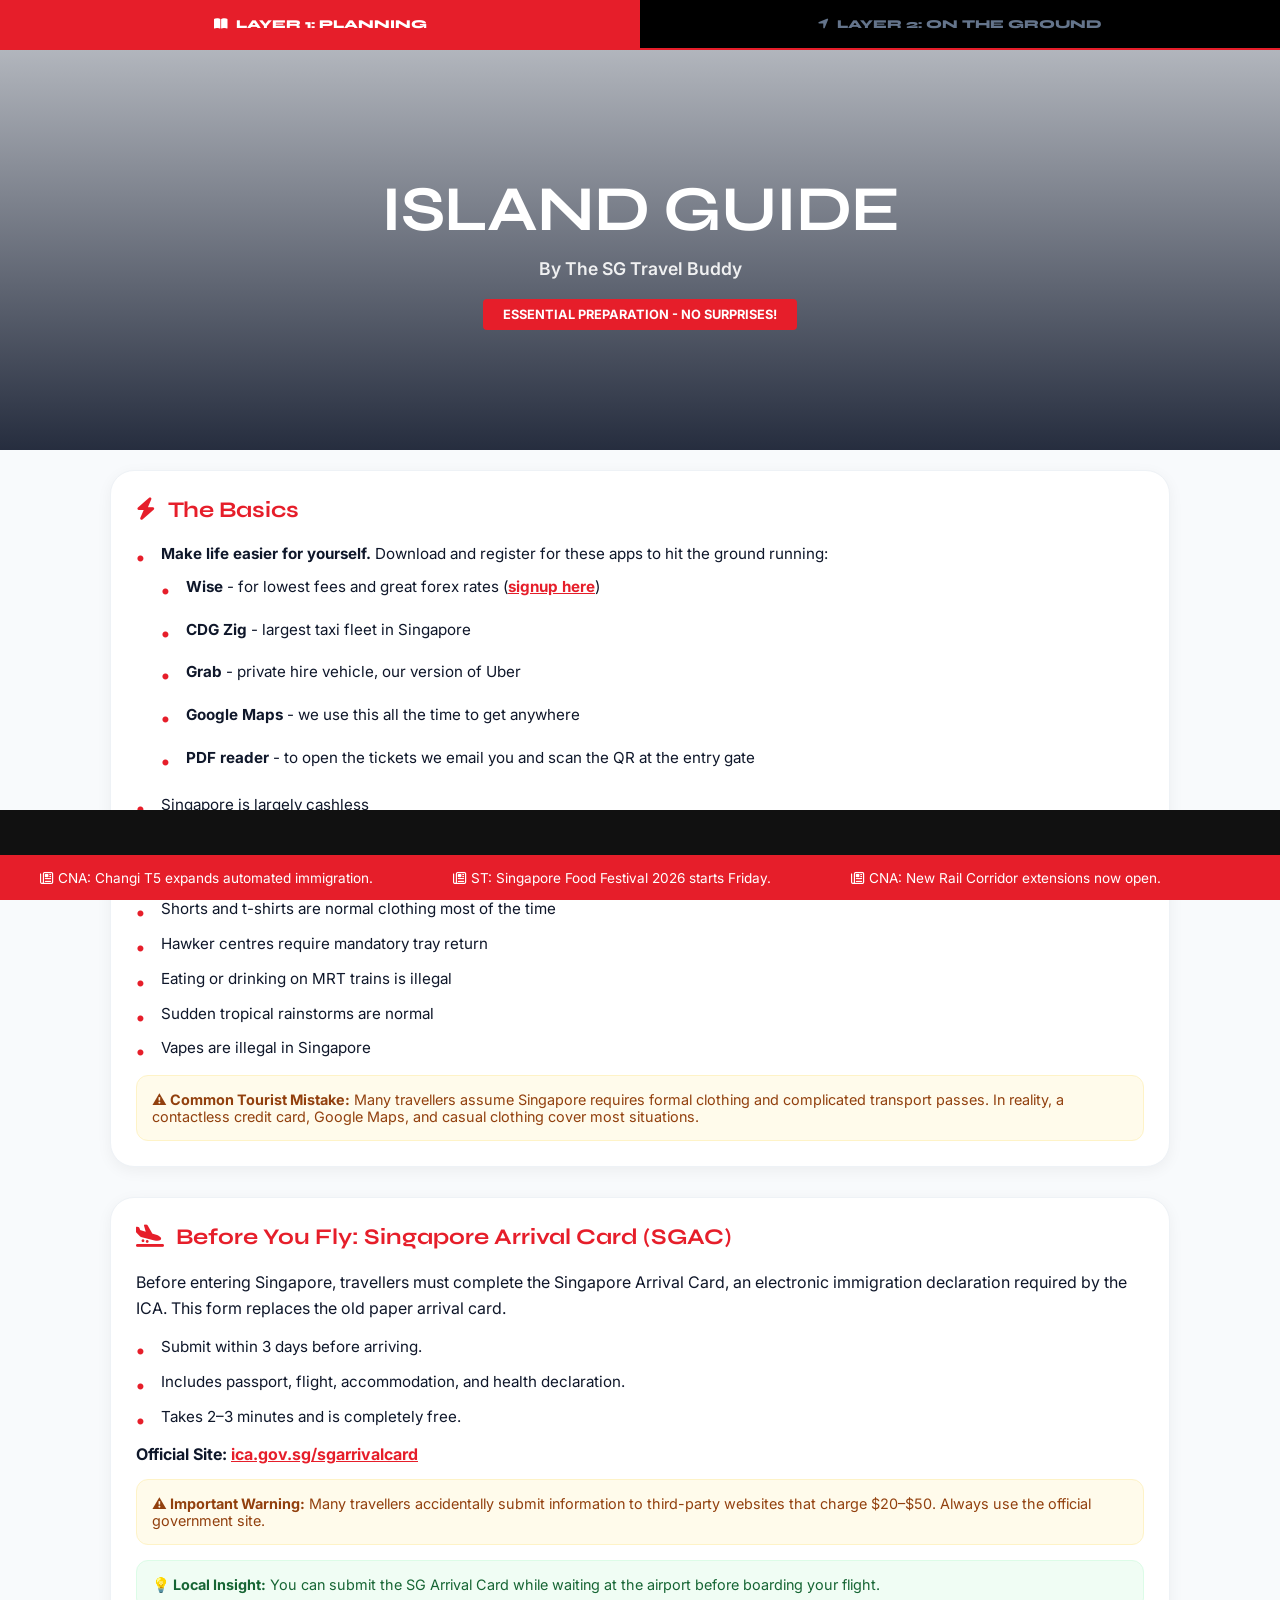
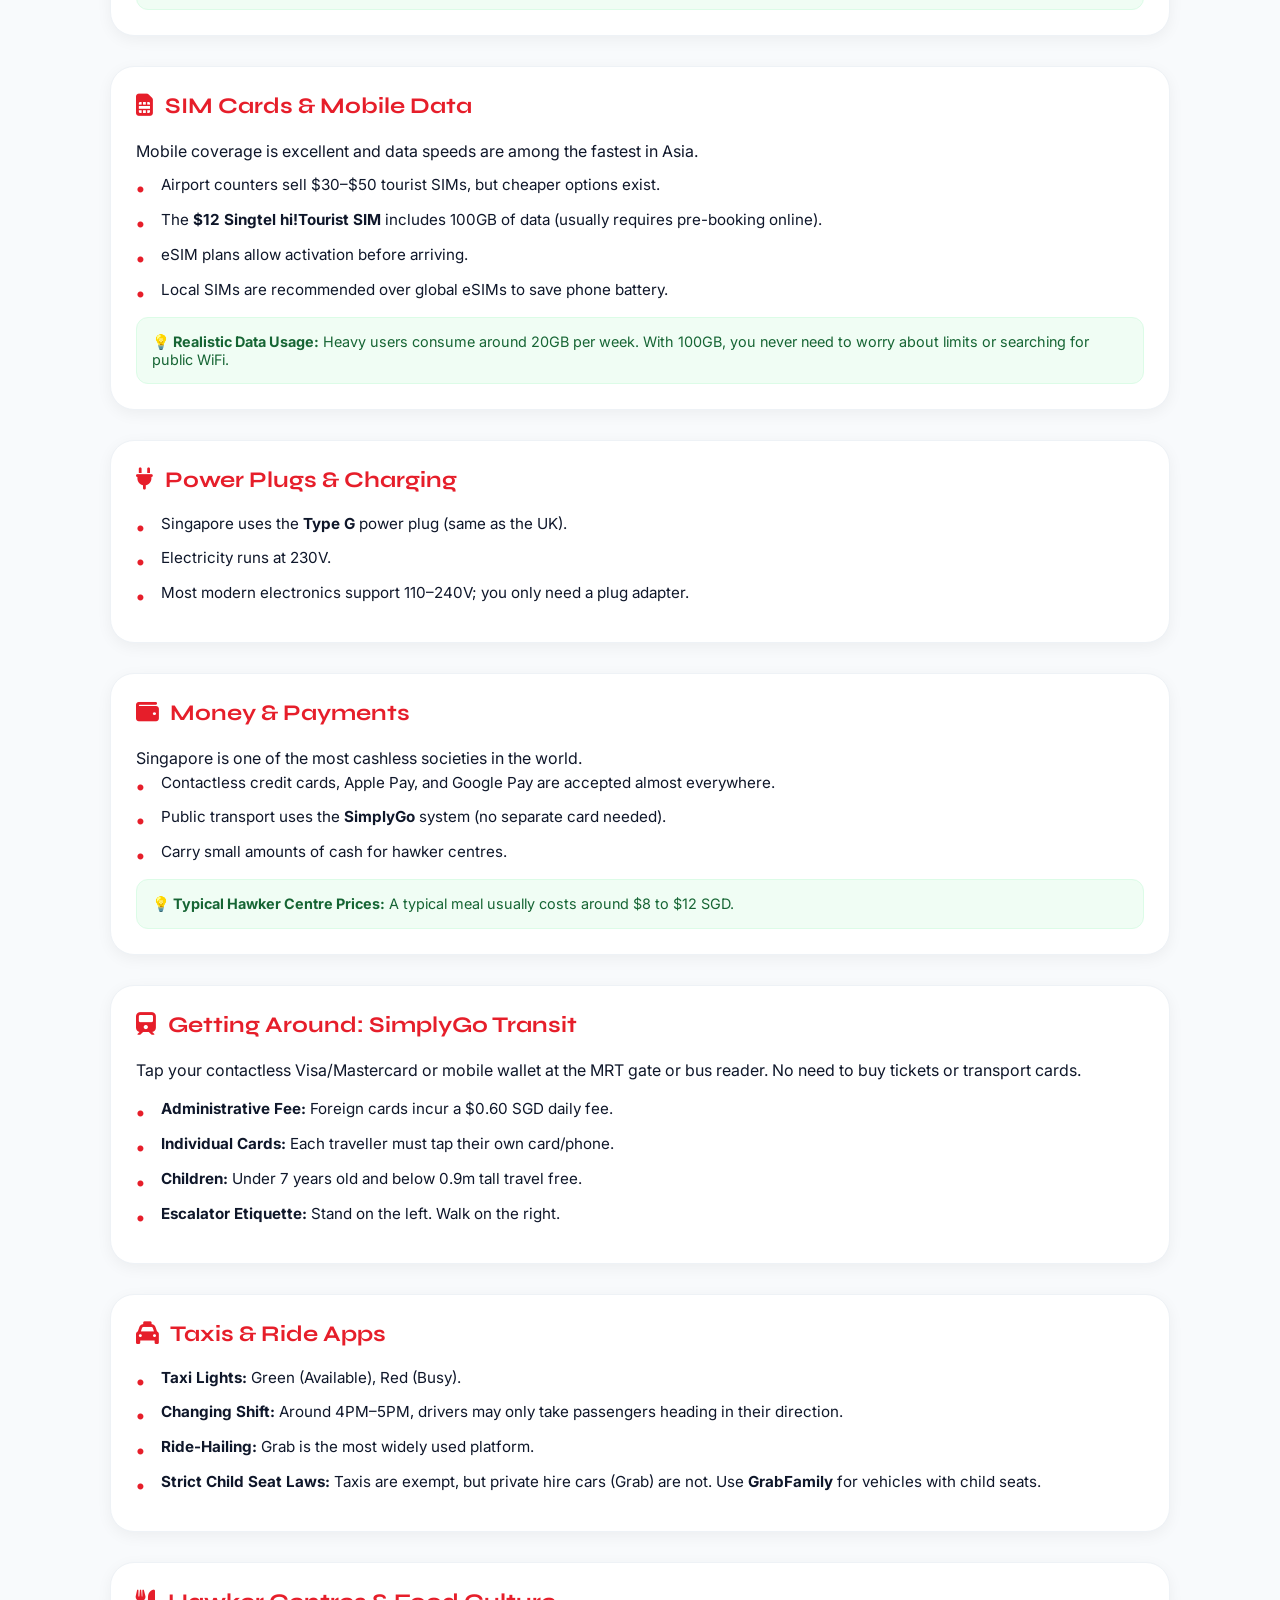
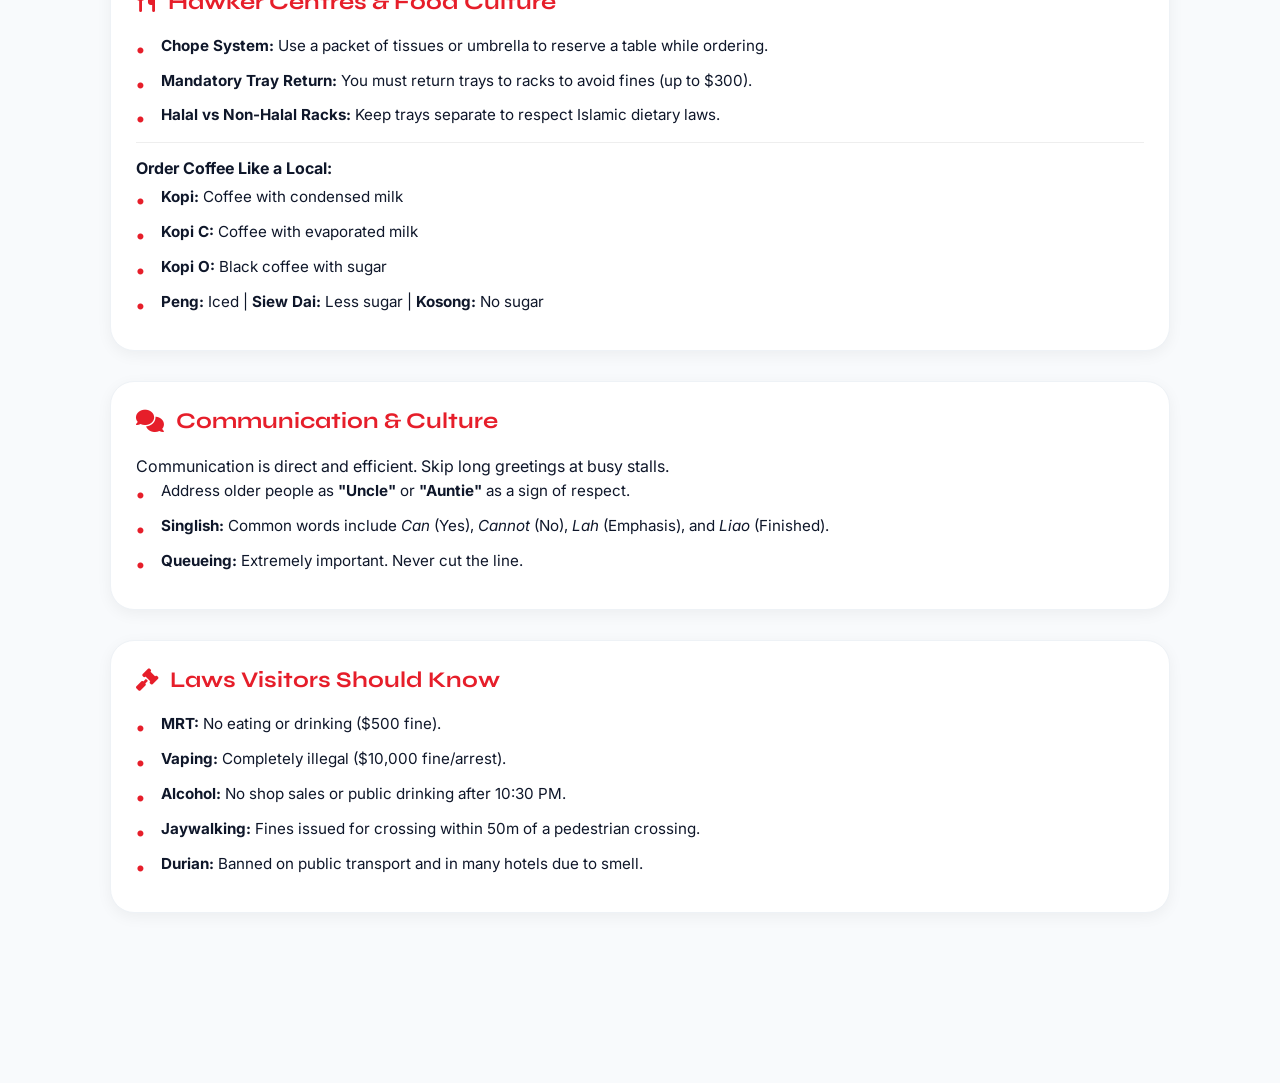
<file: index gemini v06 safe.html>
<!DOCTYPE html>
<html lang="en" style="scroll-behavior: smooth;">
<head>
    <meta charset="UTF-8">
    <meta name="viewport" content="width=device-width, initial-scale=1.0">
    <title>ISLAND GUIDE | The SG Travel Buddy</title>
    <link rel="stylesheet" href="https://cdnjs.cloudflare.com/ajax/libs/font-awesome/6.4.0/css/all.min.css">
    <link href="https://fonts.googleapis.com/css2?family=Inter:wght@300;400;600&family=Syne:wght@700;800&display=swap" rel="stylesheet">
    <style>
        :root { 
            --sg-red: #e61e2a; 
            --dark: #0f172a; 
            --accent: #f59e0b;
            --glass: rgba(255, 255, 255, 0.1); 
            --glass-border: rgba(255, 255, 255, 0.2);
            --emergency: #dc2626;
        }
        
        * { margin: 0; padding: 0; box-sizing: border-box; }
        body { background: #f8fafc; color: var(--dark); font-family: 'Inter', sans-serif; padding-bottom: 120px; overflow-x: hidden; padding-top: 50px; }

        /* --- LAYER SWITCHER --- */
        .layer-switcher {
            position: fixed;
            top: 0;
            left: 0;
            width: 100%;
            height: 50px;
            background: #000;
            display: flex;
            z-index: 3000;
            border-bottom: 2px solid var(--sg-red);
        }
        .layer-btn {
            flex: 1;
            border: none;
            background: transparent;
            color: #64748b;
            font-family: 'Syne', sans-serif;
            font-weight: 800;
            text-transform: uppercase;
            font-size: 0.75rem;
            cursor: pointer;
            transition: 0.3s;
            display: flex;
            align-items: center;
            justify-content: center;
            gap: 8px;
        }
        .layer-btn.active {
            background: var(--sg-red);
            color: white;
        }

        /* --- HERO --- */
        .hero-banner { position: relative; height: 400px; overflow: hidden; display: flex; align-items: center; justify-content: center; color: white; text-align: center; }
        .hero-bg { 
            position: absolute; top: 0; left: 0; width: 100%; height: 100%; 
            background: url('https://images.unsplash.com/photo-1542314831-068cd1dbfeeb?q=80&w=2070&auto=format&fit=crop') center/cover no-repeat;
            animation: kenBurns 20s infinite alternate; z-index: -1; 
        }
        @keyframes kenBurns { from { transform: scale(1); } to { transform: scale(1.15); } }
        .hero-overlay { position: absolute; inset: 0; background: linear-gradient(to bottom, rgba(15,23,42,0.3), rgba(15,23,42,0.9)); display: flex; flex-direction: column; justify-content: center; padding: 0 20px; }
        .brand-header h1 { font-family: 'Syne', sans-serif; font-size: clamp(2rem, 7vw, 4rem); text-transform: uppercase; letter-spacing: -1px; margin-bottom: 10px; }

        /* --- WEATHER (LAYER 2) --- */
        .weather-hero { background: rgba(15, 23, 42, 0.85); backdrop-filter: blur(20px); border: 1px solid var(--glass-border); border-radius: 30px; padding: 30px; color: white; display: grid; grid-template-columns: repeat(auto-fit, minmax(300px, 1fr)); gap: 30px; margin: -60px auto 30px; max-width: 1100px; position: relative; z-index: 10; scroll-margin-top: 140px; }
        .radar-box { border-radius: 20px; overflow: hidden; height: 250px; border: 1px solid var(--glass-border); }
        .forecast-grid { display: grid; grid-template-columns: repeat(4, 1fr); gap: 10px; margin-top: 25px; }
        .forecast-card { background: var(--glass); padding: 10px 5px; border-radius: 16px; text-align: center; border: 1px solid var(--glass-border); }

        /* --- CONTENT --- */
        .container { max-width: 1100px; margin: 0 auto; padding: 20px; }
        .card { background: white; border-radius: 24px; padding: 25px; box-shadow: 0 4px 15px rgba(0,0,0,0.05); margin-bottom: 30px; border: 1px solid #eef2f6; scroll-margin-top: 140px; }
        .section-header { font-family: 'Syne', sans-serif; font-size: 1.4rem; margin-bottom: 20px; display: flex; align-items: center; gap: 12px; color: var(--sg-red); }

        /* --- TIPS SPECIFIC STYLE --- */
        .tip-list { list-style: none; }
        .tip-list li { margin-bottom: 12px; padding-left: 25px; position: relative; line-height: 1.5; font-size: 0.95rem; }
        .tip-list li::before { content: '•'; position: absolute; left: 0; color: var(--sg-red); font-weight: bold; font-size: 1.2rem; }
        .warning-box { background: #fffbeb; border: 1px solid #fef3c7; padding: 15px; border-radius: 12px; color: #92400e; font-size: 0.9rem; margin-top: 15px; }
        .insight-box { background: #f0fdf4; border: 1px solid #dcfce7; padding: 15px; border-radius: 12px; color: #166534; font-size: 0.9rem; margin-top: 15px; }

        /* --- SEARCH --- */
        .search-container { position: relative; margin-bottom: 20px; }
        .search-bar { width: 100%; padding: 15px 45px; border-radius: 12px; border: 1px solid #e2e8f0; font-family: 'Inter'; font-size: 1rem; outline: none; transition: 0.3s; }
        .search-icon { position: absolute; left: 15px; top: 50%; transform: translateY(-50%); color: #94a3b8; }

        /* --- CAROUSEL --- */
        .carousel-container { 
            overflow-x: auto; 
            display: flex; 
            gap: 15px; 
            padding: 10px 5px 20px; 
            scroll-snap-type: x mandatory;
            -webkit-overflow-scrolling: touch;
            scrollbar-width: none;
        }
        .carousel-container::-webkit-scrollbar { display: none; }
        .nav-card { 
            min-width: 170px; 
            max-width: 170px;
            background: #fff; 
            border-radius: 20px; 
            padding: 15px; 
            border: 1px solid #f1f5f9; 
            text-align: center; 
            box-shadow: 0 10px 15px rgba(0,0,0,0.05); 
            display: flex; 
            flex-direction: column; 
            justify-content: space-between;
            scroll-snap-align: start;
        }
        .btn-nav { background: var(--dark); color: white; text-decoration: none; padding: 10px; border-radius: 10px; font-size: 0.7rem; font-weight: 700; display: block; margin-top: 10px; }

        /* --- BUTTONS --- */
        .btn-grid { display: grid; grid-template-columns: repeat(auto-fit, minmax(130px, 1fr)); gap: 12px; }
        .btn { padding: 18px; border-radius: 16px; color: white; text-decoration: none; font-weight: 700; text-align: center; font-size: 0.85rem; display: flex; flex-direction: column; align-items: center; gap: 8px; transition: 0.3s; }
        .btn-grab { background: #00b14f; } .btn-zig { background: #0046ad; } .btn-mrt { background: #ff9800; }
        .btn-changi { background: #2d3436; } .btn-cruise { background: #0097a7; } .btn-food { background: #795548; }
        .btn-atm { background: #059669; } .btn-money { background: #6366f1; } .btn-store { background: #f59e0b; } .btn-pharmacy { background: #0891b2; }

        /* --- CONVERTER --- */
        .conv-row { display: flex; align-items: center; gap: 10px; background: #f1f5f9; padding: 15px; border-radius: 18px; flex-wrap: wrap; }
        .conv-label { font-weight: 800; color: var(--sg-red); font-size: 0.9rem; }
        .conv-input { border: 1px solid #cbd5e1; background: white; padding: 10px; border-radius: 10px; font-weight: 700; font-size: 1rem; width: 80px; flex-grow: 1; outline: none; }
        .conv-res { color: var(--sg-red); font-weight: 800; font-size: 1.3rem; white-space: nowrap; flex-basis: 100%; text-align: right; margin-top: 5px; }

        /* --- EMERGENCY --- */
        .emergency-card { background: #fef2f2; border: 2px solid #fee2e2; }
        .em-grid { display: grid; grid-template-columns: 1fr 1fr; gap: 10px; margin-bottom: 15px; }
        .em-box { background: white; padding: 12px; border-radius: 12px; text-align: center; text-decoration: none; color: var(--emergency); font-weight: 800; border: 1px solid #fee2e2; }
        .hospital-scroll { height: 280px; overflow-y: auto; font-size: 0.85rem; border-top: 1px solid #fee2e2; padding-top: 15px; }
        .hospital-item { margin-bottom: 15px; line-height: 1.4; }
        .hospital-item b { color: var(--dark); display: block; margin-bottom: 2px; }
        .hospital-item a { color: var(--emergency); text-decoration: none; font-weight: 700; }

        /* --- REVEAL --- */
        .reveal-btn { background: var(--sg-red); color: white; border: none; padding: 15px; border-radius: 15px; width: 100%; font-family: 'Syne'; font-weight: 700; cursor: pointer; transition: 0.3s; }
        #contact-info { display: none; text-align: center; font-size: 1.5rem; font-weight: 800; color: var(--sg-red); padding: 15px; }

        /* --- TICKERS --- */
        .ticker-fixed { position: fixed; bottom: 0; left: 0; width: 100%; z-index: 100; }
        .t-wrap { height: 45px; display: flex; align-items: center; font-size: 0.85rem; color: white; white-space: nowrap; overflow: hidden; }
        .t-fx { background: #111; } .t-news { background: var(--sg-red); }
        .t-move { display: inline-block; padding-left: 100%; animation: scroll 60s linear infinite; }
        .t-item { display: inline-block; padding: 0 40px; }
        @keyframes scroll { from { transform: translateX(0); } to { transform: translateX(-100%); } }

        /* --- LAYER VISIBILITY --- */
        .page-layer { display: none; }
        .page-layer.active { display: block; }
    </style>
</head>
<body id="top">

<div class="layer-switcher">
    <button class="layer-btn active" id="btn-layer1" onclick="showLayer(1)"><i class="fas fa-book-open"></i> Layer 1: Planning</button>
    <button class="layer-btn" id="btn-layer2" onclick="showLayer(2)"><i class="fas fa-location-arrow"></i> Layer 2: On the Ground</button>
</div>

<div id="layer1" class="page-layer active">
    <div class="hero-banner">
        <div class="hero-bg"></div>
        <div class="hero-overlay">
            <div class="brand-header">
                <h1>Island Guide</h1>
                <p style="font-weight: 600; font-size: 1.1rem; opacity: 0.9;">By The SG Travel Buddy</p>
                <div style="background: var(--sg-red); padding: 8px 20px; display: inline-block; margin-top: 20px; font-weight: 700; text-transform: uppercase; font-size: 0.8rem; border-radius: 4px;">Essential Preparation - No Surprises!</div>
            </div>
        </div>
    </div>

    <div class="container">
        <div class="card">
            <h3 class="section-header"><i class="fas fa-bolt"></i> The Basics</h3>
            <ul class="tip-list">
                <li><b>Make life easier for yourself.</b> Download and register for these apps to hit the ground running:
                    <ul style="list-style: none; padding-left: 0; margin-top: 10px; display: flex; flex-direction: column; gap: 8px;">
                        <li> <b>Wise</b> - for lowest fees and great forex rates (<a href="https://wise.com/invite/ahpc/andrewk476" target="_blank" style="color:var(--sg-red); font-weight: 700;">signup here</a>)</li>
                        <li> <b>CDG Zig</b> - largest taxi fleet in Singapore</li>
                        <li> <b>Grab</b> - private hire vehicle, our version of Uber</li>
                        <li> <b>Google Maps</b> - we use this all the time to get anywhere</li>
                        <li> <b>PDF reader</b> - to open the tickets we email you and scan the QR at the entry gate</li>
                    </ul>
                </li>
                <li>Singapore is largely cashless</li>
                <li>Contactless credit cards work on MRT trains and buses</li>
                <li>Tap water is safe to drink everywhere</li>
                <li>Shorts and t-shirts are normal clothing most of the time</li>
                <li>Hawker centres require mandatory tray return</li>
                <li>Eating or drinking on MRT trains is illegal</li>
                <li>Sudden tropical rainstorms are normal</li>
                <li>Vapes are illegal in Singapore</li>
            </ul>
            <div class="warning-box">
                <b>⚠️ Common Tourist Mistake:</b> Many travellers assume Singapore requires formal clothing and complicated transport passes. In reality, a contactless credit card, Google Maps, and casual clothing cover most situations.
            </div>
        </div>

        <div class="card">
            <h3 class="section-header"><i class="fas fa-plane-arrival"></i> Before You Fly: Singapore Arrival Card (SGAC)</h3>
            <p style="line-height: 1.6; margin-bottom: 15px;">Before entering Singapore, travellers must complete the Singapore Arrival Card, an electronic immigration declaration required by the ICA. This form replaces the old paper arrival card.</p>
            <ul class="tip-list">
                <li>Submit within 3 days before arriving.</li>
                <li>Includes passport, flight, accommodation, and health declaration.</li>
                <li>Takes 2–3 minutes and is completely free.</li>
            </ul>
            <p style="font-weight: 700; margin: 15px 0;">Official Site: <a href="https://eservices.ica.gov.sg/sgarrivalcard/" target="_blank" style="color:var(--sg-red);">ica.gov.sg/sgarrivalcard</a></p>
            <div class="warning-box">
                <b>⚠️ Important Warning:</b> Many travellers accidentally submit information to third-party websites that charge $20–$50. Always use the official government site.
            </div>
            <div class="insight-box">
                <b>💡 Local Insight:</b> You can submit the SG Arrival Card while waiting at the airport before boarding your flight.
            </div>
        </div>

        <div class="card">
            <h3 class="section-header"><i class="fas fa-sim-card"></i> SIM Cards & Mobile Data</h3>
            <p style="line-height: 1.6; margin-bottom: 10px;">Mobile coverage is excellent and data speeds are among the fastest in Asia.</p>
            <ul class="tip-list">
                <li>Airport counters sell $30–$50 tourist SIMs, but cheaper options exist.</li>
                <li>The <b>$12 Singtel hi!Tourist SIM</b> includes 100GB of data (usually requires pre-booking online).</li>
                <li>eSIM plans allow activation before arriving.</li>
                <li>Local SIMs are recommended over global eSIMs to save phone battery.</li>
            </ul>
            <div class="insight-box">
                <b>💡 Realistic Data Usage:</b> Heavy users consume around 20GB per week. With 100GB, you never need to worry about limits or searching for public WiFi.
            </div>
        </div>

        <div class="card">
            <h3 class="section-header"><i class="fas fa-plug"></i> Power Plugs & Charging</h3>
            <ul class="tip-list">
                <li>Singapore uses the <b>Type G</b> power plug (same as the UK).</li>
                <li>Electricity runs at 230V.</li>
                <li>Most modern electronics support 110–240V; you only need a plug adapter.</li>
            </ul>
        </div>

        <div class="card">
            <h3 class="section-header"><i class="fas fa-wallet"></i> Money & Payments</h3>
            <p style="line-height: 1.6;">Singapore is one of the most cashless societies in the world.</p>
            <ul class="tip-list">
                <li>Contactless credit cards, Apple Pay, and Google Pay are accepted almost everywhere.</li>
                <li>Public transport uses the <b>SimplyGo</b> system (no separate card needed).</li>
                <li>Carry small amounts of cash for hawker centres.</li>
            </ul>
            <div class="insight-box">
                <b>💡 Typical Hawker Centre Prices:</b> A typical meal usually costs around $8 to $12 SGD.
            </div>
        </div>

        <div class="card">
            <h3 class="section-header"><i class="fas fa-train"></i> Getting Around: SimplyGo Transit</h3>
            <p style="line-height: 1.6; margin-bottom: 15px;">Tap your contactless Visa/Mastercard or mobile wallet at the MRT gate or bus reader. No need to buy tickets or transport cards.</p>
            <ul class="tip-list">
                <li><b>Administrative Fee:</b> Foreign cards incur a $0.60 SGD daily fee.</li>
                <li><b>Individual Cards:</b> Each traveller must tap their own card/phone.</li>
                <li><b>Children:</b> Under 7 years old and below 0.9m tall travel free.</li>
                <li><b>Escalator Etiquette:</b> Stand on the left. Walk on the right.</li>
            </ul>
        </div>

        <div class="card">
            <h3 class="section-header"><i class="fas fa-taxi"></i> Taxis & Ride Apps</h3>
            <ul class="tip-list">
                <li><b>Taxi Lights:</b> Green (Available), Red (Busy).</li>
                <li><b>Changing Shift:</b> Around 4PM–5PM, drivers may only take passengers heading in their direction.</li>
                <li><b>Ride-Hailing:</b> Grab is the most widely used platform.</li>
                <li><b>Strict Child Seat Laws:</b> Taxis are exempt, but private hire cars (Grab) are not. Use <b>GrabFamily</b> for vehicles with child seats.</li>
            </ul>
        </div>

        <div class="card">
            <h3 class="section-header"><i class="fas fa-utensils"></i> Hawker Centres & Food Culture</h3>
            <ul class="tip-list">
                <li><b>Chope System:</b> Use a packet of tissues or umbrella to reserve a table while ordering.</li>
                <li><b>Mandatory Tray Return:</b> You must return trays to racks to avoid fines (up to $300).</li>
                <li><b>Halal vs Non-Halal Racks:</b> Keep trays separate to respect Islamic dietary laws.</li>
            </ul>
            <div style="margin-top: 15px; border-top: 1px solid #eee; padding-top: 15px;">
                <p style="font-weight: 700; margin-bottom: 8px;">Order Coffee Like a Local:</p>
                <ul class="tip-list" style="font-size: 0.85rem;">
                    <li><b>Kopi:</b> Coffee with condensed milk</li>
                    <li><b>Kopi C:</b> Coffee with evaporated milk</li>
                    <li><b>Kopi O:</b> Black coffee with sugar</li>
                    <li><b>Peng:</b> Iced | <b>Siew Dai:</b> Less sugar | <b>Kosong:</b> No sugar</li>
                </ul>
            </div>
        </div>

        <div class="card">
            <h3 class="section-header"><i class="fas fa-comments"></i> Communication & Culture</h3>
            <p style="line-height: 1.6;">Communication is direct and efficient. Skip long greetings at busy stalls.</p>
            <ul class="tip-list">
                <li>Address older people as <b>"Uncle"</b> or <b>"Auntie"</b> as a sign of respect.</li>
                <li><b>Singlish:</b> Common words include <i>Can</i> (Yes), <i>Cannot</i> (No), <i>Lah</i> (Emphasis), and <i>Liao</i> (Finished).</li>
                <li><b>Queueing:</b> Extremely important. Never cut the line.</li>
            </ul>
        </div>

        <div class="card">
            <h3 class="section-header"><i class="fas fa-gavel"></i> Laws Visitors Should Know</h3>
            <ul class="tip-list">
                <li><b>MRT:</b> No eating or drinking ($500 fine).</li>
                <li><b>Vaping:</b> Completely illegal ($10,000 fine/arrest).</li>
                <li><b>Alcohol:</b> No shop sales or public drinking after 10:30 PM.</li>
                <li><b>Jaywalking:</b> Fines issued for crossing within 50m of a pedestrian crossing.</li>
                <li><b>Durian:</b> Banned on public transport and in many hotels due to smell.</li>
            </ul>
        </div>
    </div>
</div>

<div id="layer2" class="page-layer">
    <div class="hero-banner">
        <div class="hero-bg"></div>
        <div class="hero-overlay">
            <div class="brand-header">
                <h1>Island Guide</h1>
                <p style="font-weight: 600; font-size: 1.1rem; opacity: 0.9;">By The SG Travel Buddy</p>
                <div style="background: var(--sg-red); padding: 8px 20px; display: inline-block; margin-top: 20px; font-weight: 700; text-transform: uppercase; font-size: 0.8rem; border-radius: 4px;">Local Knowledge • Essential Tools</div>
            </div>
        </div>
    </div>

    <div class="container">
        <header class="weather-hero" id="weather-sec">
            <div>
                <div style="display: flex; align-items: baseline; gap: 10px;">
                    <span id="main-temp" style="font-size: 4rem; font-weight: 800; font-family: 'Syne';">--°</span>
                    <span id="main-desc" style="font-size: 1.2rem; font-weight: 600; color: var(--accent);">Syncing...</span>
                </div>
                <div class="forecast-grid" id="f-output"></div>
            </div>
            <div class="radar-box">
                <iframe src="https://embed.windy.com/embed2.html?lat=1.3521&lon=103.8198&zoom=10&overlay=radar&product=radar" width="100%" height="100%" frameborder="0"></iframe>
            </div>
        </header>

        <div class="card" id="getting-to-sec">
            <h3 class="section-header"><i class="fas fa-compass"></i> How to get to...</h3>
            
            <div class="search-container">
                <i class="fas fa-search search-icon"></i>
                <input type="text" id="attractionSearch" class="search-bar" placeholder="Search destinations..." onkeyup="filterAttractions()">
            </div>

            <div class="carousel-container" id="carouselTrack">
                </div>
            <p style="font-size: 0.7rem; color: #94a3b8; text-align: center; margin-top: 5px;"><i class="fas fa-arrows-alt-h"></i> Swipe to explore</p>
        </div>

        <div style="display: grid; grid-template-columns: repeat(auto-fit, minmax(340px, 1fr)); gap: 20px;">
            <div class="card" id="ticket-sec">
                <h3 class="section-header"><i class="fas fa-ticket"></i> Attraction Ticket List</h3>
                <iframe src="https://form.jotform.com/242353781370456" width="100%" height="500" frameborder="0"></iframe>
            </div>

            <div>
                <div class="card" id="transport-sec">
                    <h3 class="section-header"><i class="fas fa-route"></i> Transport Hub</h3>
                    <div class="btn-grid">
                        <a href="intent://open?screenType=BOOKING#Intent;scheme=grab;package=com.grabtaxi.passenger;end" class="btn btn-grab"><i class="fas fa-car"></i> Grab App</a>
                        <a href="#" onclick="window.location='intent://#Intent;package=com.codigo.comfort;scheme=cdgzig;end'; setTimeout(function(){window.location='https://play.google.com/store/apps/details?id=com.codigo.comfort';},1200);" class="btn btn-zig"><i class="fas fa-taxi"></i> Zig App</a>		    
                        <a href="https://mrt.sg/map" target="_blank" class="btn btn-mrt"><i class="fas fa-train"></i> MRT</a>
                        <a href="https://www.changiairport.com/en/flights/departures.html" target="_blank" class="btn btn-changi"><i class="fas fa-plane-departure"></i> Departures</a>
                        <a href="https://www.changiairport.com/en/flights/arrivals.html" target="_blank" class="btn btn-changi"><i class="fas fa-plane-arrival"></i> Arrivals</a>
                        <a href="https://mbccs.com.sg/" target="_blank" class="btn btn-cruise"><i class="fas fa-ship"></i> Cruise</a>
                        <a href="https://www.google.com/maps/search/food+near+me" target="_blank" class="btn btn-food"><i class="fas fa-utensils"></i> Food</a>
                        <a href="https://www.google.com/maps/search/ATM" target="_blank" class="btn btn-atm"><i class="fas fa-money-bill-wave"></i> ATM</a>
                        <a href="https://www.google.com/maps/search/Money+Changer" target="_blank" class="btn btn-money"><i class="fas fa-exchange-alt"></i> Money Changer</a>
                        <a href="https://www.google.com/maps/search/Convenience+Store" target="_blank" class="btn btn-store"><i class="fas fa-store"></i> Store</a>
                        <a href="https://www.google.com/maps/search/Pharmacy" target="_blank" class="btn btn-pharmacy"><i class="fas fa-pills"></i> Pharmacy</a>
                    </div>
                </div>

                <div class="card">
                    <h3 class="section-header"><i class="fas fa-coins"></i> Currency Converter</h3>
                    <div class="conv-row">
                        <span class="conv-label">SGD Amount</span>
                        <input type="number" id="amt" value="100" class="conv-input" oninput="convert()">
                        <select id="curr" class="conv-input" style="width: auto; cursor:pointer; color: var(--sg-red);" onchange="convert()">
                            <option value="USD">USD</option><option value="AUD">AUD</option><option value="MYR">MYR</option>
                            <option value="EUR">EUR</option><option value="GBP">GBP</option><option value="CNY">CNY</option>
                        </select>
                        <div id="res" class="conv-res">--</div>
                    </div>
                    <p style="font-size: 0.75rem; color: #64748b; margin-top: 10px;">1 SGD to Foreign Currency.</p>
                </div>
            </div>
        </div>

        <div style="display: grid; grid-template-columns: repeat(auto-fit, minmax(340px, 1fr)); gap: 20px;">
            <div class="card emergency-card" id="emergency-sec">
                <h3 class="section-header" style="color:var(--emergency);"><i class="fas fa-ambulance"></i> Emergency 24/7</h3>
                <div class="em-grid">
                    <a href="tel:995" class="em-box">AMBULANCE 995</a>
                    <a href="tel:999" class="em-box">POLICE 999</a>
                </div>
                <div class="hospital-scroll">
                    <div class="hospital-item"><b>Raffles Hospital (Private)</b>585 North Bridge Road, 188770<br>A&E: <a href="tel:+6563111555">+65 6311 1555</a></div>
                    <div class="hospital-item"><b>Mount Elizabeth Novena (Private)</b>38 Irrawaddy Road, 329563<br>A&E: <a href="tel:+6569330100">+65 6933 0100</a></div>
                    <div class="hospital-item"><b>Mount Elizabeth Orchard (Private)</b>3 Mount Elizabeth, 228510<br>A&E: <a href="tel:+6567312218">+65 6731 2218</a></div>
                    <div class="hospital-item"><b>Gleneagles (Private)</b>6A Napier Road, 258500<br>A&E: <a href="tel:+6564705688">+65 6470 5688</a></div>
                    <div class="hospital-item"><b>Singapore General Hospital (Public)</b>Outram Road, 169608<br>A&E: <a href="tel:+6563214311">+65 6321 4311</a></div>
                </div>
            </div>

            <div class="card" id="support-sec">
                <h3 class="section-header"><i class="fas fa-headset"></i> Support</h3>
                
                <p style="font-size: 0.85rem; margin-bottom: 12px; color: #64748b;"><b>Regular Support:</b> Message us for general trip advice and help.</p>
                <a href="http://m.me/115403788266848" target="_blank" class="reveal-btn" style="background: #0084ff; text-decoration: none; margin-bottom: 20px; display: flex; align-items: center; justify-content: center; gap: 10px;">
                    <i class="fab fa-facebook-messenger"></i> MESSAGE ON MESSENGER
                </a>

                <hr style="border: 0; border-top: 1px solid #e2e8f0; margin-bottom: 20px;">

                <p style="font-size: 0.85rem; margin-bottom: 12px; color: #64748b;"><b>Urgent Help:</b> Use the button below only for immediate assistance.</p>
                <button class="reveal-btn" id="revBtn" onclick="reveal()" style="font-size: 0.75rem; line-height: 1.4;">
                    FOR EMERGENCY CALLS ONLY<br>
                    <span style="font-weight: 400; opacity: 0.85; font-size: 0.65rem;">(Personal number - not for public sharing)</span>
                </button>
                <div id="contact-info">
                    <a href="https://wa.me/6590071735" style="color:var(--sg-red); text-decoration:none;">
                        <i class="fab fa-whatsapp"></i> +65 9007 1735
                    </a>
                </div>
            </div>
        </div>
    </div>
</div>

<div class="ticker-fixed">
    <div class="t-wrap t-fx"><div class="t-move" id="fx-tick">Syncing Forex...</div></div>
    <div class="t-wrap t-news"><div class="t-news-move" id="news-tick">CNA News: Loading local headlines...</div></div>
</div>

<script>
    const attractions = [
	    { name: "328 Katong Laksa", q: "328+Katong+Laksa" },
        { name: "Adventure Cove Waterpark", q: "Adventure+Cove+Waterpark" },
        { name: "Albert Centre Market & Food Centre", q: "Albert+Centre+Market+Food+Centre" },
        { name: "Amoy Street Food Centre", q: "Amoy+Street+Food+Centre" },
        { name: "Ann Siang Hill", q: "Ann+Siang+Hill" },
        { name: "Arab Street", q: "Arab+Street+Singapore" },
        { name: "ArtScience Museum", q: "ArtScience+Museum" },
        { name: "Asian Civilisations Museum", q: "Asian+Civilisations+Museum" },
        { name: "ATLAS (Atlas Bar)", q: "ATLAS+Bar+Singapore" },
        { name: "Bayfront MRT Station", q: "Bayfront+MRT+Station" },
        { name: "Bells of Happiness (Mount Faber Park)", q: "Bells+of+Happiness+Mount+Faber" },
        { name: "Big Bus Singapore", q: "Big+Bus+Singapore" },
        { name: "Bird Paradise", q: "Bird+Paradise+Singapore" },
        { name: "Boat Quay", q: "Boat+Quay+Singapore" },
        { name: "Breakfast in the Wild (Singapore Zoo Dining)", q: "Breakfast+in+the+Wild+Singapore+Zoo" },
        { name: "Buddha Tooth Relic Temple", q: "Buddha+Tooth+Relic+Temple" },
        { name: "Bugis Junction", q: "Bugis+Junction" },
        { name: "Bugis Street Market", q: "Bugis+Street+Market" },
        { name: "Changi Airport", q: "Changi+Airport+Singapore" },
        { name: "Chinatown", q: "Chinatown+Singapore" },
        { name: "Chinatown Complex Market & Food Centre", q: "Chinatown+Complex+Food+Centre" },
        { name: "Clarke Quay", q: "Clarke+Quay+Singapore" },
        { name: "Cloud Forest (Gardens by the Bay)", q: "Cloud+Forest+Singapore" },
        { name: "Esplanade – Theatres on the Bay", q: "Esplanade+Theatres+on+the+Bay" },
        { name: "Flower Dome (Gardens by the Bay)", q: "Flower+Dome+Singapore" },
        { name: "Fort Canning Tree Tunnel", q: "Fort+Canning+Tree+Tunnel" },
        { name: "Gardens by the Bay", q: "Gardens+by+the+Bay" },
        { name: "Harry Potter: Visions of Magic (RWS)", q: "Harry+Potter+Visions+of+Magic+Singapore" },
        { name: "IMM Mall", q: "IMM+Mall+Singapore" },
        { name: "Jewel Changi Airport", q: "Jewel+Changi+Airport" },
        { name: "Joo Chiat", q: "Joo+Chiat+Singapore" },
        { name: "Joo Chiat / Koon Seng Peranakan Houses", q: "Koon+Seng+Road+Peranakan+Houses" },
        { name: "LAVO Italian Restaurant & Rooftop Bar", q: "LAVO+Singapore" },
        { name: "Little India", q: "Little+India+Singapore" },
        { name: "Madame Tussauds Singapore", q: "Madame+Tussauds+Singapore" },
        { name: "Marina Bay Sands", q: "Marina+Bay+Sands" },
        { name: "Maxwell Food Centre", q: "Maxwell+Food+Centre" },
        { name: "Museum of Ice Cream Singapore", q: "Museum+of+Ice+Cream+Singapore" },
        { name: "Raffles Hotel Singapore – Long Bar", q: "Long+Bar+Raffles+Hotel" },
        { name: "River Wonders", q: "River+Wonders+Singapore" },
        { name: "Science Centre Singapore", q: "Science+Centre+Singapore" },
        { name: "Sentosa Island", q: "Sentosa+Island" },
        { name: "Singapore Botanic Gardens", q: "Singapore+Botanic+Gardens" },
        { name: "Singapore Cable Car (Mount Faber Line)", q: "Singapore+Cable+Car+Mount+Faber" },
        { name: "Singapore Oceanarium (S.E.A. Aquarium)", q: "S.E.A.+Aquarium" },
        { name: "Singapore River Cruise", q: "Singapore+River+Cruise" },
        { name: "Singapore Zoo", q: "Singapore+Zoo" },
        { name: "Skyline Luge Singapore", q: "Skyline+Luge+Singapore" },
        { name: "Spago Dining Room (MBS)", q: "Spago+Dining+Room+Singapore" },
        { name: "Universal Studios Singapore", q: "Universal+Studios+Singapore" },
        { name: "VivoCity", q: "VivoCity+Singapore" }
    ];

    let fxRates = {};
    let filteredList = [...attractions];

    function showLayer(num) {
        document.querySelectorAll('.page-layer').forEach(l => l.classList.remove('active'));
        document.querySelectorAll('.layer-btn').forEach(b => b.classList.remove('active'));
        document.getElementById('layer' + num).classList.add('active');
        document.getElementById('btn-layer' + num).classList.add('active');
        window.scrollTo(0, 0);
    }

    function populateCarousel() {
        const track = document.getElementById('carouselTrack');
        track.innerHTML = filteredList.map(a => `
            <div class="nav-card">
                <b style="font-size:0.8rem; display:block; min-height:35px;">${a.name}</b>
                <a href="https://www.google.com/maps/dir/?api=1&destination=$$${a.q}" target="_blank" class="btn-nav">GET ROUTE</a>
            </div>
        `).join('');
    }

    function filterAttractions() {
        const term = document.getElementById('attractionSearch').value.toLowerCase();
        filteredList = attractions.filter(a => a.name.toLowerCase().includes(term));
        populateCarousel();
    }

    function convert() {
        const amt = document.getElementById('amt').value;
        const curr = document.getElementById('curr').value;
        if(fxRates[curr]) {
            document.getElementById('res').innerText = `${(amt * fxRates[curr]).toFixed(2)} ${curr}`;
        }
    }

    function reveal() {
        document.getElementById('revBtn').style.display = 'none';
        document.getElementById('contact-info').style.display = 'block';
    }

    async function init() {
        populateCarousel();
        
        try {
            const rN = await fetch('https://api-open.data.gov.sg/v2/real-time/api/two-hr-forecast');
            const dN = await rN.json();
            const forecastText = dN.data.items[0].forecasts[0].forecast;
            document.getElementById('main-desc').innerText = (typeof forecastText === 'string') ? forecastText : "Partly Cloudy";
            document.getElementById('main-temp').innerText = "31°";

            const r4 = await fetch('https://api-open.data.gov.sg/v2/real-time/api/four-day-outlook');
            const d4 = await r4.json();
            document.getElementById('f-output').innerHTML = d4.data.records[0].forecasts.map(f => {
                const day = new Date(f.timestamp).toLocaleDateString('en-SG', { weekday: 'short' });
                const outlook = (typeof f.forecast === 'object') ? f.forecast.summary : f.forecast;
                return `<div class="forecast-card"><span style="font-size:0.65rem; font-weight:700;">${day}</span><div style="font-size:0.6rem; margin:3px 0;">${outlook}</div><div style="color:var(--accent); font-weight:700;">${f.temperature.high}°</div></div>`;
            }).join('');
        } catch(e) { console.error("Weather error", e); }

        try {
            const rf = await fetch('https://open.er-api.com/v6/latest/SGD');
            const df = await rf.json();
            fxRates = df.rates;
            const syms = ['USD', 'AUD', 'MYR', 'EUR', 'GBP', 'CNY'];
            document.getElementById('fx-tick').innerHTML = syms.map(s => `<span class="t-item"><i class="fas fa-sync"></i> SGD/${s}: ${fxRates[s].toFixed(3)}</span>`).join('');
            convert();
        } catch(e) {}

        const news = ["CNA: Changi T5 expands automated immigration.", "ST: Singapore Food Festival 2026 starts Friday.", "CNA: New Rail Corridor extensions now open."];
        document.getElementById('news-tick').innerHTML = news.map(n => `<span class="t-item"><i class="far fa-newspaper"></i> ${n}</span>`).join('');
    }
    init();
</script>
</body>
</html>
</file>
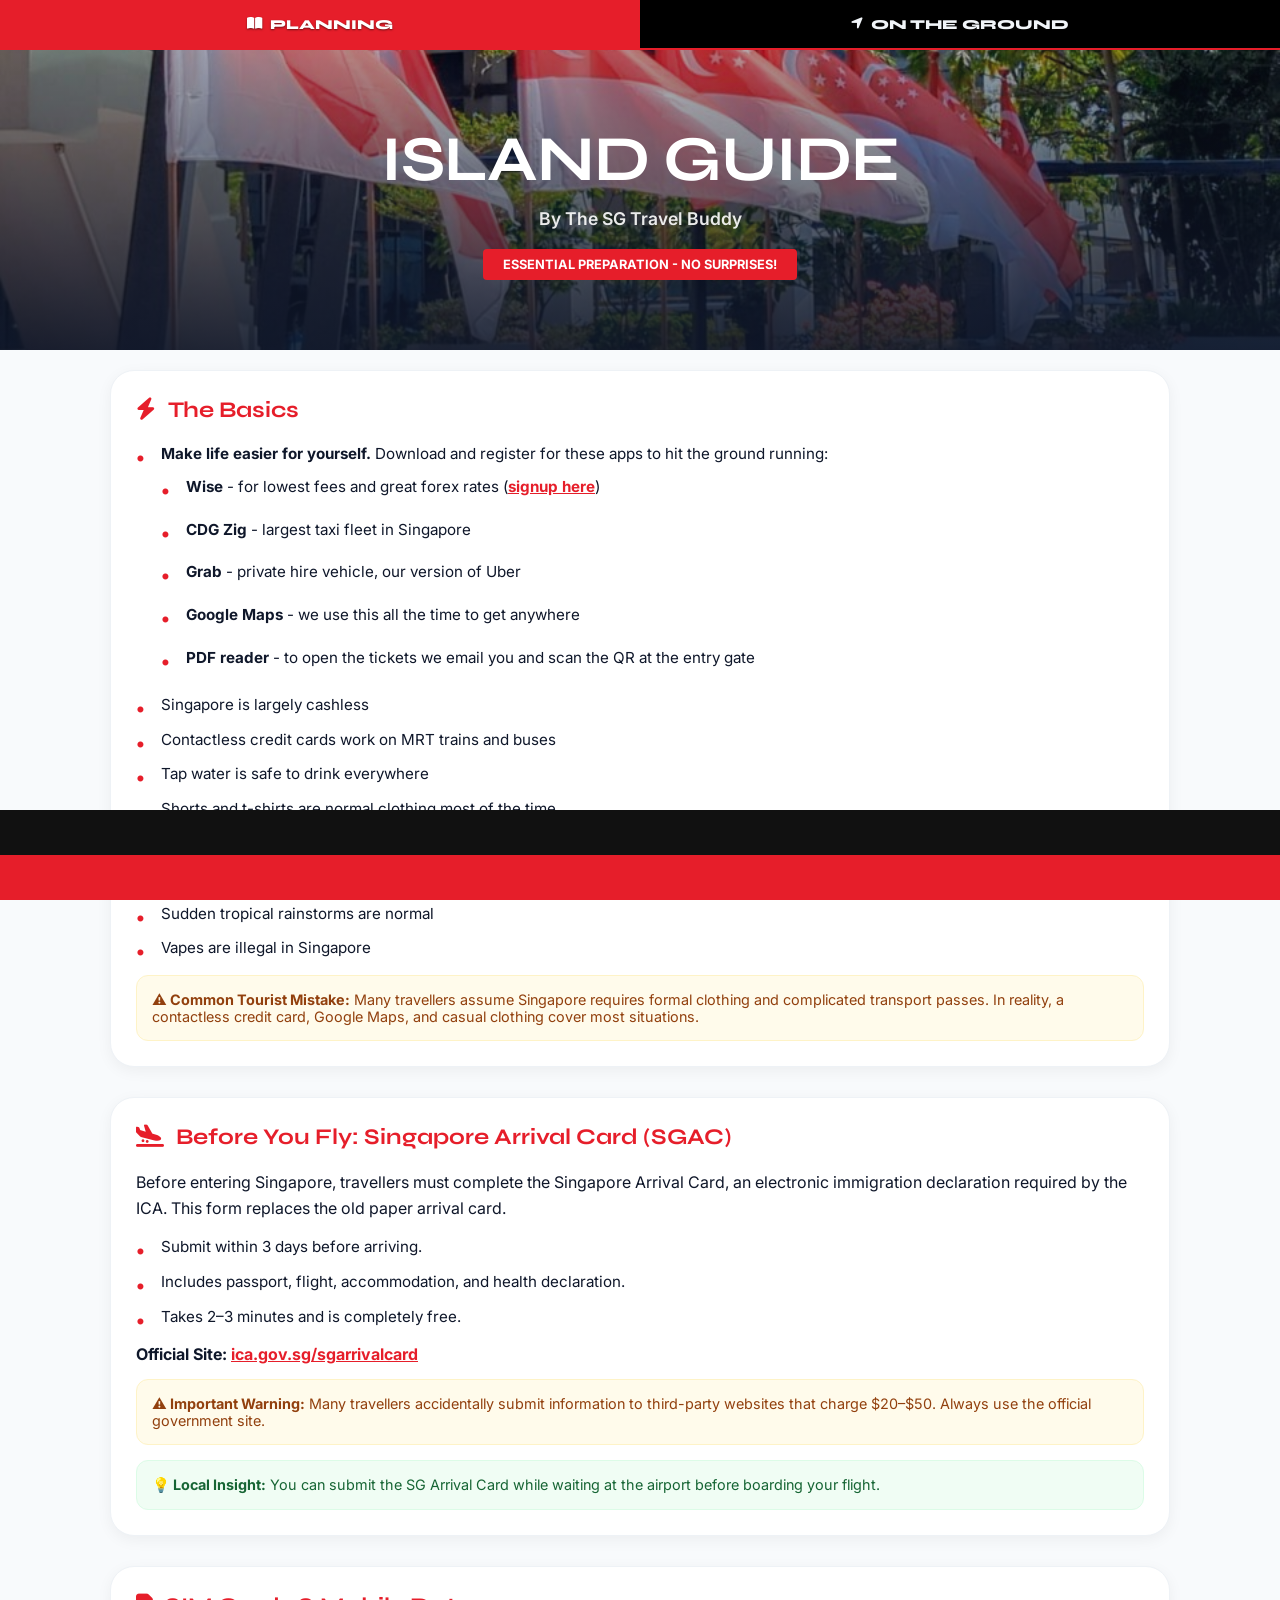
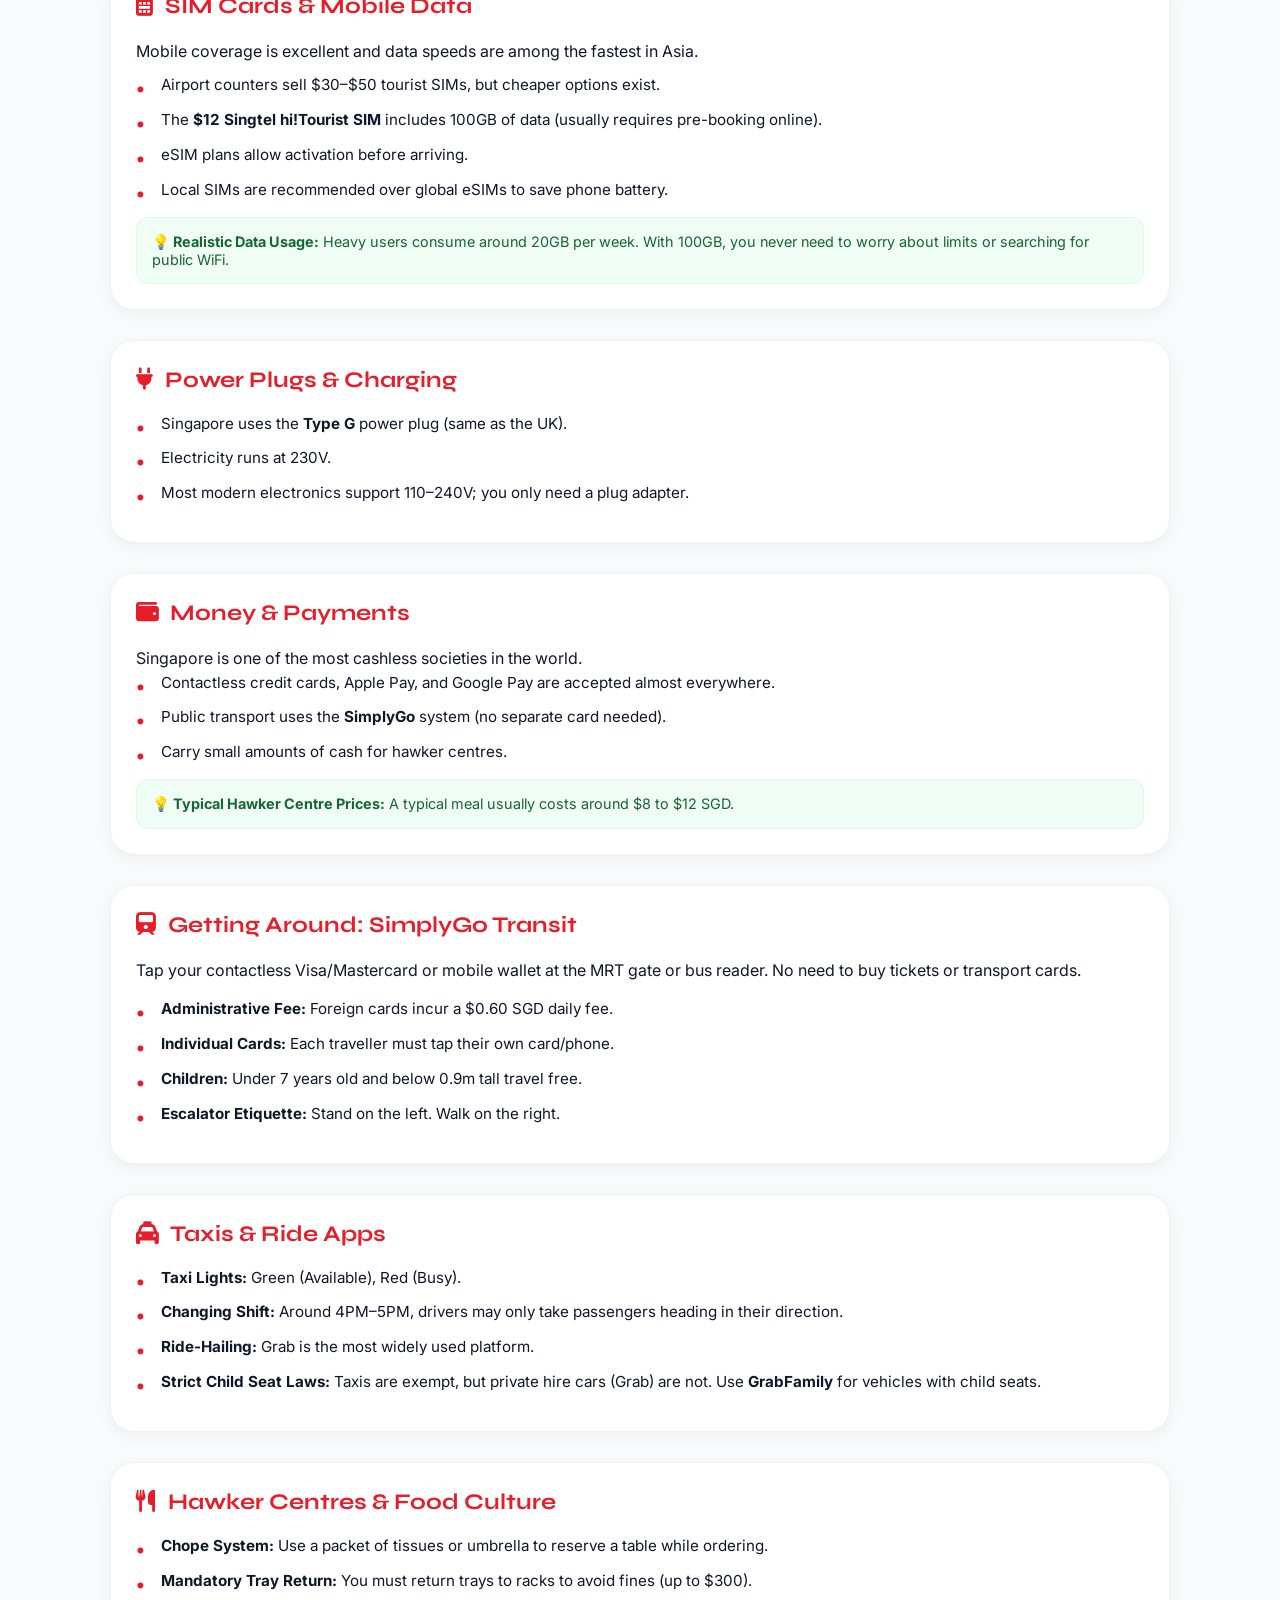
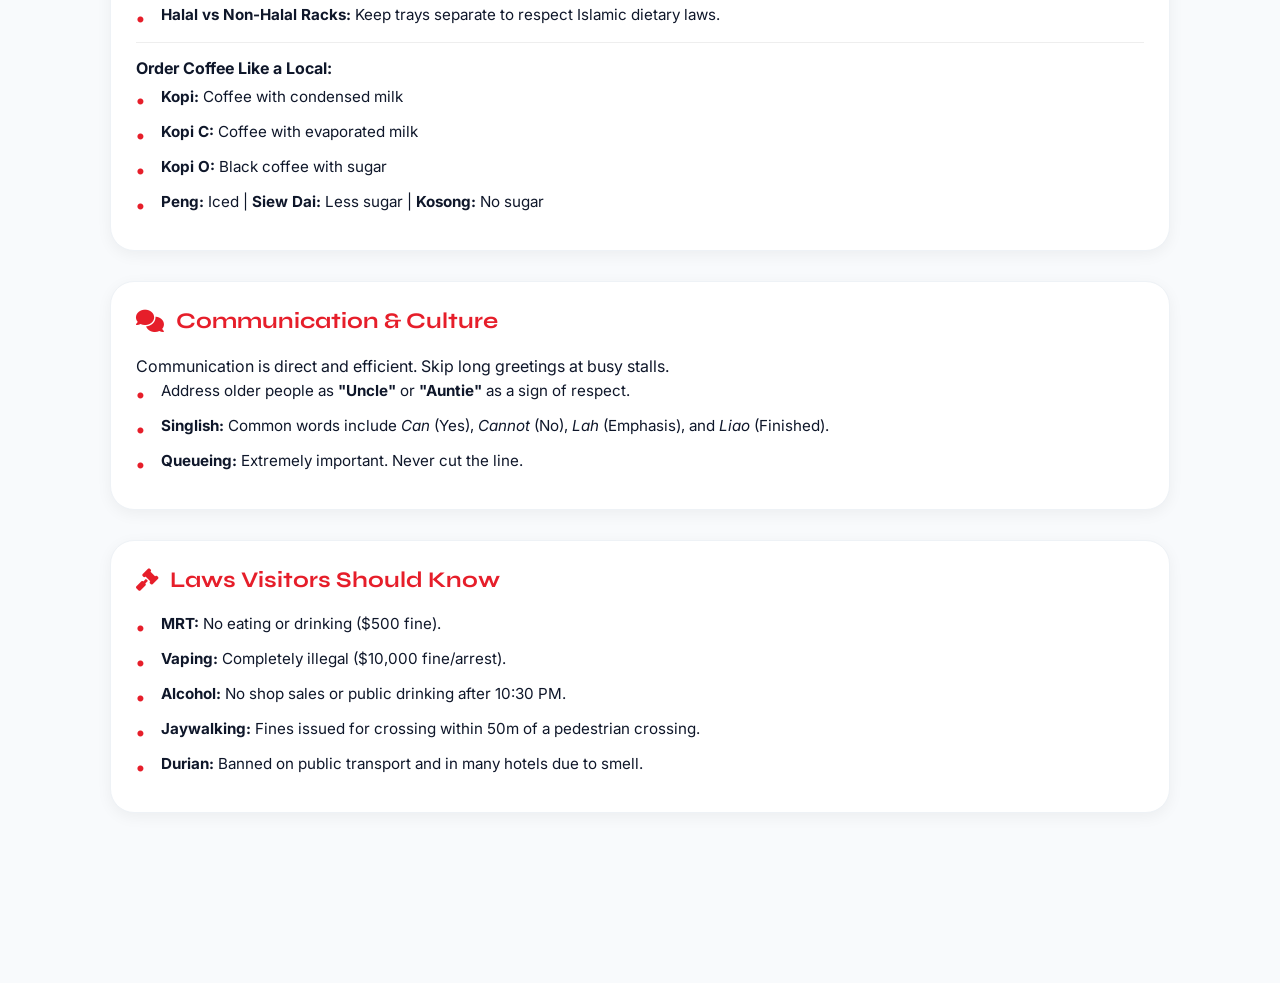
<file: index gemini v07 safe.html>
<!DOCTYPE html>
<html lang="en" style="scroll-behavior: smooth;">
<head>
    <meta charset="UTF-8">
    <meta name="viewport" content="width=device-width, initial-scale=1.0">
    <title>ISLAND GUIDE | The SG Travel Buddy</title>
    <link rel="stylesheet" href="https://cdnjs.cloudflare.com/ajax/libs/font-awesome/6.4.0/css/all.min.css">
    <link href="https://fonts.googleapis.com/css2?family=Inter:wght@300;400;600&family=Syne:wght@700;800&display=swap" rel="stylesheet">
    <style>
        :root { 
            --sg-red: #e61e2a; 
            --dark: #0f172a; 
            --accent: #f59e0b;
            --glass: rgba(255, 255, 255, 0.1); 
            --glass-border: rgba(255, 255, 255, 0.2);
            --emergency: #dc2626;
        }
        
        * { margin: 0; padding: 0; box-sizing: border-box; }
        body { background: #f8fafc; color: var(--dark); font-family: 'Inter', sans-serif; padding-bottom: 120px; overflow-x: hidden; padding-top: 50px; }

        /* --- LAYER SWITCHER --- */
        .layer-switcher {
            position: fixed;
            top: 0;
            left: 0;
            width: 100%;
            height: 50px;
            background: #000;
            display: flex;
            z-index: 3000;
            border-bottom: 2px solid var(--sg-red);
        }
        .layer-btn {
            flex: 1;
            border: none;
            background: transparent;
            color: #f1f5f9;
            font-family: 'Syne', sans-serif;
            font-weight: 800;
            text-transform: uppercase;
            font-size: 0.85rem;
            cursor: pointer;
            transition: 0.3s;
            display: flex;
            align-items: center;
            justify-content: center;
            gap: 8px;
            text-shadow: 0 1px 2px rgba(0,0,0,0.5);
        }
        .layer-btn.active {
            background: var(--sg-red);
            color: white;
        }

        /* --- HERO --- */
        .hero-banner { position: relative; height: 300px; overflow: hidden; display: flex; align-items: center; justify-content: center; color: white; text-align: center; }
        .hero-bg { 
            position: absolute; top: 0; left: 0; width: 100%; height: 100%; 
            background: url('527562807_611568011996759_8220049879271068129_n.jpg') center/cover no-repeat;
            animation: kenBurns 20s infinite alternate; z-index: -1; 
        }
        @keyframes kenBurns { from { transform: scale(1); } to { transform: scale(1.15); } }
        .hero-overlay { position: absolute; inset: 0; background: linear-gradient(to bottom, rgba(15,23,42,0.3), rgba(15,23,42,0.9)); display: flex; flex-direction: column; justify-content: center; padding: 0 20px; }
        .brand-header h1 { font-family: 'Syne', sans-serif; font-size: clamp(2rem, 7vw, 4rem); text-transform: uppercase; letter-spacing: -1px; margin-bottom: 10px; }

        /* --- WEATHER (LAYER 2) --- */
        .weather-hero { background: rgba(15, 23, 42, 0.85); backdrop-filter: blur(20px); border: 1px solid var(--glass-border); border-radius: 30px; padding: 30px; color: white; display: grid; grid-template-columns: repeat(auto-fit, minmax(300px, 1fr)); gap: 30px; margin: -60px auto 30px; max-width: 1100px; position: relative; z-index: 10; scroll-margin-top: 140px; }
        .radar-box { border-radius: 20px; overflow: hidden; height: 250px; border: 1px solid var(--glass-border); }
        .forecast-grid { display: grid; grid-template-columns: repeat(4, 1fr); gap: 10px; margin-top: 25px; }
        .forecast-card { background: var(--glass); padding: 10px 5px; border-radius: 16px; text-align: center; border: 1px solid var(--glass-border); }

        /* --- CONTENT --- */
        .container { max-width: 1100px; margin: 0 auto; padding: 20px; }
        .card { background: white; border-radius: 24px; padding: 25px; box-shadow: 0 4px 15px rgba(0,0,0,0.05); margin-bottom: 30px; border: 1px solid #eef2f6; scroll-margin-top: 140px; }
        .section-header { font-family: 'Syne', sans-serif; font-size: 1.4rem; margin-bottom: 20px; display: flex; align-items: center; gap: 12px; color: var(--sg-red); }

        /* --- TIPS SPECIFIC STYLE --- */
        .tip-list { list-style: none; }
        .tip-list li { margin-bottom: 12px; padding-left: 25px; position: relative; line-height: 1.5; font-size: 0.95rem; }
        .tip-list li::before { content: '•'; position: absolute; left: 0; color: var(--sg-red); font-weight: bold; font-size: 1.2rem; }
        .warning-box { background: #fffbeb; border: 1px solid #fef3c7; padding: 15px; border-radius: 12px; color: #92400e; font-size: 0.9rem; margin-top: 15px; }
        .insight-box { background: #f0fdf4; border: 1px solid #dcfce7; padding: 15px; border-radius: 12px; color: #166534; font-size: 0.9rem; margin-top: 15px; }

        /* --- SEARCH --- */
        .search-container { position: relative; margin-bottom: 20px; }
        .search-bar { width: 100%; padding: 15px 45px; border-radius: 12px; border: 1px solid #e2e8f0; font-family: 'Inter'; font-size: 1rem; outline: none; transition: 0.3s; }
        .search-icon { position: absolute; left: 15px; top: 50%; transform: translateY(-50%); color: #94a3b8; }

        /* --- CAROUSEL --- */
        .carousel-container { 
            overflow-x: auto; 
            display: flex; 
            gap: 15px; 
            padding: 10px 5px 20px; 
            scroll-snap-type: x mandatory;
            -webkit-overflow-scrolling: touch;
            scrollbar-width: none;
        }
        .carousel-container::-webkit-scrollbar { display: none; }
        .nav-card { 
            min-width: 170px; 
            max-width: 170px;
            background: #fff; 
            border-radius: 20px; 
            padding: 15px; 
            border: 1px solid #f1f5f9; 
            text-align: center; 
            box-shadow: 0 10px 15px rgba(0,0,0,0.05); 
            display: flex; 
            flex-direction: column; 
            justify-content: space-between;
            scroll-snap-align: start;
        }
        .btn-nav { background: var(--dark); color: white; text-decoration: none; padding: 10px; border-radius: 10px; font-size: 0.7rem; font-weight: 700; display: block; margin-top: 10px; }

        /* SCROLL ARROWS */
        .scroll-arrow {
            position: absolute;
            top: 50%;
            transform: translateY(-50%);
            width: 32px;
            height: 32px;
            background: white;
            border: 1px solid #e2e8f0;
            border-radius: 50%;
            display: flex;
            align-items: center;
            justify-content: center;
            z-index: 10;
            cursor: pointer;
            box-shadow: 0 4px 6px -1px rgba(0,0,0,0.1);
            color: var(--sg-red);
            transition: 0.2s;
        }
        .scroll-arrow:active { transform: translateY(-50%) scale(0.9); }
        .scroll-arrow.left { left: -16px; }
        .scroll-arrow.right { right: -16px; }

        /* --- 3D SQUARISH BUTTONS --- */
        .btn-grid { display: grid; grid-template-columns: repeat(auto-fit, minmax(130px, 1fr)); gap: 15px; }
        .btn { 
            padding: 20px 10px; 
            border-radius: 22px; 
            color: white; 
            text-decoration: none; 
            font-weight: 700; 
            text-align: center; 
            font-size: 0.8rem; 
            display: flex; 
            flex-direction: column; 
            align-items: center; 
            gap: 10px; 
            transition: all 0.1s ease; 
            box-shadow: 0 5px 0 rgba(0,0,0,0.15); 
            border: 1px solid rgba(255,255,255,0.1);
            position: relative;
        }
        .btn:active { 
            transform: translateY(3px); 
            box-shadow: 0 2px 0 rgba(0,0,0,0.15); 
        }
        .link-sub-label {
            font-size: 0.7rem;
            font-weight: 800;
            text-transform: uppercase;
            color: #94a3b8;
            margin: 20px 0 10px 5px;
            letter-spacing: 1px;
            display: block;
        }
        .btn i { font-size: 1.2rem; }

        .btn-grab { background: #00b14f; } .btn-zig { background: #0046ad; } .btn-mrt { background: #ff9800; }
        .btn-changi { background: #2d3436; } .btn-cruise { background: #0097a7; } .btn-food { background: #795548; }
        .btn-atm { background: #059669; } .btn-money { background: #6366f1; } .btn-store { background: #f59e0b; } .btn-pharmacy { background: #0891b2; }

        /* --- CONVERTER --- */
        .conv-row { display: flex; align-items: center; gap: 10px; background: #f1f5f9; padding: 15px; border-radius: 18px; flex-wrap: wrap; }
        .conv-label { font-weight: 800; color: var(--sg-red); font-size: 0.9rem; }
        .conv-input { border: 1px solid #cbd5e1; background: white; padding: 10px; border-radius: 10px; font-weight: 700; font-size: 1rem; width: 80px; flex-grow: 1; outline: none; }
        .conv-res { color: var(--sg-red); font-weight: 800; font-size: 1.3rem; white-space: nowrap; flex-basis: 100%; text-align: right; margin-top: 5px; }

        /* --- EMERGENCY --- */
        .emergency-card { background: #fef2f2; border: 2px solid #fee2e2; }
        .em-grid { display: grid; grid-template-columns: 1fr 1fr; gap: 10px; margin-bottom: 15px; }
        .em-box { background: white; padding: 12px; border-radius: 12px; text-align: center; text-decoration: none; color: var(--emergency); font-weight: 800; border: 1px solid #fee2e2; }
        .hospital-scroll { height: 280px; overflow-y: auto; font-size: 0.85rem; border-top: 1px solid #fee2e2; padding-top: 15px; }
        .hospital-item { margin-bottom: 15px; line-height: 1.4; }
        .hospital-item b { color: var(--dark); display: block; margin-bottom: 2px; }
        .hospital-item a { color: var(--emergency); text-decoration: none; font-weight: 700; }

        /* --- REVEAL --- */
        .reveal-btn { background: var(--sg-red); color: white; border: none; padding: 15px; border-radius: 15px; width: 100%; font-family: 'Syne'; font-weight: 700; cursor: pointer; transition: 0.3s; }
        #contact-info { display: none; text-align: center; font-size: 1.5rem; font-weight: 800; color: var(--sg-red); padding: 15px; }

        /* --- TICKERS --- */
        .ticker-fixed { position: fixed; bottom: 0; left: 0; width: 100%; z-index: 100; }
        .t-wrap { height: 45px; display: flex; align-items: center; font-size: 0.85rem; color: white; white-space: nowrap; overflow: hidden; }
        .t-fx { background: #111; } .t-news { background: var(--sg-red); }
        .t-move { display: inline-block; padding-left: 100%; animation: scroll 60s linear infinite; }
        
        /* Speed slowed down by 40% (46s -> 77s) */
        .t-news-move { display: inline-block; padding-left: 100%; animation: scroll 77s linear infinite; }
        
        .t-item { display: inline-block; padding: 0 40px; }
        @keyframes scroll { from { transform: translateX(0); } to { transform: translateX(-100%); } }

        /* --- LAYER VISIBILITY --- */
        .page-layer { display: none; }
        .page-layer.active { display: block; }
    </style>
</head>
<body id="top">

<div class="layer-switcher">
    <button class="layer-btn active" id="btn-layer1" onclick="showLayer(1)"><i class="fas fa-book-open"></i> Planning</button>
    <button class="layer-btn" id="btn-layer2" onclick="showLayer(2)"><i class="fas fa-location-arrow"></i> On the Ground</button>
</div>

<div id="layer1" class="page-layer active">
    <div class="hero-banner">
        <div class="hero-bg"></div>
        <div class="hero-overlay">
            <div class="brand-header">
                <h1>Island Guide</h1>
                <p style="font-weight: 600; font-size: 1.1rem; opacity: 0.9;">By The SG Travel Buddy</p>
                <div style="background: var(--sg-red); padding: 8px 20px; display: inline-block; margin-top: 20px; font-weight: 700; text-transform: uppercase; font-size: 0.8rem; border-radius: 4px;">Essential Preparation - No Surprises!</div>
            </div>
        </div>
    </div>

    <div class="container">
        <div class="card">
            <h3 class="section-header"><i class="fas fa-bolt"></i> The Basics</h3>
            <ul class="tip-list">
                <li><b>Make life easier for yourself.</b> Download and register for these apps to hit the ground running:
                    <ul style="list-style: none; padding-left: 0; margin-top: 10px; display: flex; flex-direction: column; gap: 8px;">
                        <li> <b>Wise</b> - for lowest fees and great forex rates (<a href="https://wise.com/invite/ahpc/andrewk476" target="_blank" style="color:var(--sg-red); font-weight: 700;">signup here</a>)</li>
                        <li> <b>CDG Zig</b> - largest taxi fleet in Singapore</li>
                        <li> <b>Grab</b> - private hire vehicle, our version of Uber</li>
                        <li> <b>Google Maps</b> - we use this all the time to get anywhere</li>
                        <li> <b>PDF reader</b> - to open the tickets we email you and scan the QR at the entry gate</li>
                    </ul>
                </li>
                <li>Singapore is largely cashless</li>
                <li>Contactless credit cards work on MRT trains and buses</li>
                <li>Tap water is safe to drink everywhere</li>
                <li>Shorts and t-shirts are normal clothing most of the time</li>
                <li>Hawker centres require mandatory tray return</li>
                <li>Eating or drinking on MRT trains is illegal</li>
                <li>Sudden tropical rainstorms are normal</li>
                <li>Vapes are illegal in Singapore</li>
            </ul>
            <div class="warning-box">
                <b>⚠️ Common Tourist Mistake:</b> Many travellers assume Singapore requires formal clothing and complicated transport passes. In reality, a contactless credit card, Google Maps, and casual clothing cover most situations.
            </div>
        </div>

        <div class="card">
            <h3 class="section-header"><i class="fas fa-plane-arrival"></i> Before You Fly: Singapore Arrival Card (SGAC)</h3>
            <p style="line-height: 1.6; margin-bottom: 15px;">Before entering Singapore, travellers must complete the Singapore Arrival Card, an electronic immigration declaration required by the ICA. This form replaces the old paper arrival card.</p>
            <ul class="tip-list">
                <li>Submit within 3 days before arriving.</li>
                <li>Includes passport, flight, accommodation, and health declaration.</li>
                <li>Takes 2–3 minutes and is completely free.</li>
            </ul>
            <p style="font-weight: 700; margin: 15px 0;">Official Site: <a href="https://eservices.ica.gov.sg/sgarrivalcard/" target="_blank" style="color:var(--sg-red);">ica.gov.sg/sgarrivalcard</a></p>
            <div class="warning-box">
                <b>⚠️ Important Warning:</b> Many travellers accidentally submit information to third-party websites that charge $20–$50. Always use the official government site.
            </div>
            <div class="insight-box">
                <b>💡 Local Insight:</b> You can submit the SG Arrival Card while waiting at the airport before boarding your flight.
            </div>
        </div>

        <div class="card">
            <h3 class="section-header"><i class="fas fa-sim-card"></i> SIM Cards & Mobile Data</h3>
            <p style="line-height: 1.6; margin-bottom: 10px;">Mobile coverage is excellent and data speeds are among the fastest in Asia.</p>
            <ul class="tip-list">
                <li>Airport counters sell $30–$50 tourist SIMs, but cheaper options exist.</li>
                <li>The <b>$12 Singtel hi!Tourist SIM</b> includes 100GB of data (usually requires pre-booking online).</li>
                <li>eSIM plans allow activation before arriving.</li>
                <li>Local SIMs are recommended over global eSIMs to save phone battery.</li>
            </ul>
            <div class="insight-box">
                <b>💡 Realistic Data Usage:</b> Heavy users consume around 20GB per week. With 100GB, you never need to worry about limits or searching for public WiFi.
            </div>
        </div>

        <div class="card">
            <h3 class="section-header"><i class="fas fa-plug"></i> Power Plugs & Charging</h3>
            <ul class="tip-list">
                <li>Singapore uses the <b>Type G</b> power plug (same as the UK).</li>
                <li>Electricity runs at 230V.</li>
                <li>Most modern electronics support 110–240V; you only need a plug adapter.</li>
            </ul>
        </div>

        <div class="card">
            <h3 class="section-header"><i class="fas fa-wallet"></i> Money & Payments</h3>
            <p style="line-height: 1.6;">Singapore is one of the most cashless societies in the world.</p>
            <ul class="tip-list">
                <li>Contactless credit cards, Apple Pay, and Google Pay are accepted almost everywhere.</li>
                <li>Public transport uses the <b>SimplyGo</b> system (no separate card needed).</li>
                <li>Carry small amounts of cash for hawker centres.</li>
            </ul>
            <div class="insight-box">
                <b>💡 Typical Hawker Centre Prices:</b> A typical meal usually costs around $8 to $12 SGD.
            </div>
        </div>

        <div class="card">
            <h3 class="section-header"><i class="fas fa-train"></i> Getting Around: SimplyGo Transit</h3>
            <p style="line-height: 1.6; margin-bottom: 15px;">Tap your contactless Visa/Mastercard or mobile wallet at the MRT gate or bus reader. No need to buy tickets or transport cards.</p>
            <ul class="tip-list">
                <li><b>Administrative Fee:</b> Foreign cards incur a $0.60 SGD daily fee.</li>
                <li><b>Individual Cards:</b> Each traveller must tap their own card/phone.</li>
                <li><b>Children:</b> Under 7 years old and below 0.9m tall travel free.</li>
                <li><b>Escalator Etiquette:</b> Stand on the left. Walk on the right.</li>
            </ul>
        </div>

        <div class="card">
            <h3 class="section-header"><i class="fas fa-taxi"></i> Taxis & Ride Apps</h3>
            <ul class="tip-list">
                <li><b>Taxi Lights:</b> Green (Available), Red (Busy).</li>
                <li><b>Changing Shift:</b> Around 4PM–5PM, drivers may only take passengers heading in their direction.</li>
                <li><b>Ride-Hailing:</b> Grab is the most widely used platform.</li>
                <li><b>Strict Child Seat Laws:</b> Taxis are exempt, but private hire cars (Grab) are not. Use <b>GrabFamily</b> for vehicles with child seats.</li>
            </ul>
        </div>

        <div class="card">
            <h3 class="section-header"><i class="fas fa-utensils"></i> Hawker Centres & Food Culture</h3>
            <ul class="tip-list">
                <li><b>Chope System:</b> Use a packet of tissues or umbrella to reserve a table while ordering.</li>
                <li><b>Mandatory Tray Return:</b> You must return trays to racks to avoid fines (up to $300).</li>
                <li><b>Halal vs Non-Halal Racks:</b> Keep trays separate to respect Islamic dietary laws.</li>
            </ul>
            <div style="margin-top: 15px; border-top: 1px solid #eee; padding-top: 15px;">
                <p style="font-weight: 700; margin-bottom: 8px;">Order Coffee Like a Local:</p>
                <ul class="tip-list" style="font-size: 0.85rem;">
                    <li><b>Kopi:</b> Coffee with condensed milk</li>
                    <li><b>Kopi C:</b> Coffee with evaporated milk</li>
                    <li><b>Kopi O:</b> Black coffee with sugar</li>
                    <li><b>Peng:</b> Iced | <b>Siew Dai:</b> Less sugar | <b>Kosong:</b> No sugar</li>
                </ul>
            </div>
        </div>

        <div class="card">
            <h3 class="section-header"><i class="fas fa-comments"></i> Communication & Culture</h3>
            <p style="line-height: 1.6;">Communication is direct and efficient. Skip long greetings at busy stalls.</p>
            <ul class="tip-list">
                <li>Address older people as <b>"Uncle"</b> or <b>"Auntie"</b> as a sign of respect.</li>
                <li><b>Singlish:</b> Common words include <i>Can</i> (Yes), <i>Cannot</i> (No), <i>Lah</i> (Emphasis), and <i>Liao</i> (Finished).</li>
                <li><b>Queueing:</b> Extremely important. Never cut the line.</li>
            </ul>
        </div>

        <div class="card">
            <h3 class="section-header"><i class="fas fa-gavel"></i> Laws Visitors Should Know</h3>
            <ul class="tip-list">
                <li><b>MRT:</b> No eating or drinking ($500 fine).</li>
                <li><b>Vaping:</b> Completely illegal ($10,000 fine/arrest).</li>
                <li><b>Alcohol:</b> No shop sales or public drinking after 10:30 PM.</li>
                <li><b>Jaywalking:</b> Fines issued for crossing within 50m of a pedestrian crossing.</li>
                <li><b>Durian:</b> Banned on public transport and in many hotels due to smell.</li>
            </ul>
        </div>
    </div>
</div>

<div id="layer2" class="page-layer">
    <div class="hero-banner">
        <div class="hero-bg"></div>
        <div class="hero-overlay">
            <div class="brand-header">
                <h1>Island Guide</h1>
                <p style="font-weight: 600; font-size: 1.1rem; opacity: 0.9;">By The SG Travel Buddy</p>
                <div style="background: var(--sg-red); padding: 8px 20px; display: inline-block; margin-top: 20px; font-weight: 700; text-transform: uppercase; font-size: 0.8rem; border-radius: 4px;">Local Knowledge • Essential Tools</div>
            </div>
        </div>
    </div>

    <div class="container">
        <header class="weather-hero" id="weather-sec">
            <div>
                <div style="display: flex; align-items: baseline; gap: 10px;">
                    <span id="main-temp" style="font-size: 4rem; font-weight: 800; font-family: 'Syne';">--°</span>
                    <span id="main-desc" style="font-size: 1.2rem; font-weight: 600; color: var(--accent);">Syncing...</span>
                </div>
                <div class="forecast-grid" id="f-output"></div>
            </div>
            <div class="radar-box">
                <iframe src="https://embed.windy.com/embed2.html?lat=1.3521&lon=103.8198&zoom=10&overlay=radar&product=radar" width="100%" height="100%" frameborder="0"></iframe>
            </div>
        </header>

        <div class="card" id="getting-to-sec">
            <h3 class="section-header"><i class="fas fa-compass"></i> How to get to...</h3>
            
            <div class="search-container">
                <i class="fas fa-search search-icon"></i>
                <input type="text" id="attractionSearch" class="search-bar" placeholder="Search destinations..." onkeyup="filterAttractions()">
            </div>

            <div style="position: relative; margin: 0 10px;">
                <button class="scroll-arrow left" onclick="scrollCarousel(-1)"><i class="fas fa-chevron-left"></i></button>
                <div class="carousel-container" id="carouselTrack"></div>
                <button class="scroll-arrow right" onclick="scrollCarousel(1)"><i class="fas fa-chevron-right"></i></button>
            </div>
            <p style="font-size: 0.7rem; color: #94a3b8; text-align: center; margin-top: 5px;"><i class="fas fa-arrows-alt-h"></i> Swipe or use arrows to explore</p>
        </div>

        <div style="display: grid; grid-template-columns: repeat(auto-fit, minmax(340px, 1fr)); gap: 20px;">
            <div class="card" id="ticket-sec">
                <h3 class="section-header"><i class="fas fa-ticket"></i> Attraction Ticket List</h3>
                <iframe src="https://form.jotform.com/242353781370456" width="100%" height="500" frameborder="0"></iframe>
            </div>

            <div>
                <div class="card" id="quick-links-sec">
                    <h3 class="section-header"><i class="fas fa-rocket"></i> Quick Links</h3>
                    
                    <span class="link-sub-label">Transport</span>
                    <div class="btn-grid" style="margin-bottom: 25px;">
                        <a href="intent://open?screenType=BOOKING#Intent;scheme=grab;package=com.grabtaxi.passenger;end" class="btn btn-grab"><i class="fas fa-car fa-lg"></i> Grab App</a>
                        <a href="#" onclick="window.location='intent://#Intent;package=com.codigo.comfort;scheme=cdgzig;end'; setTimeout(function(){window.location='https://play.google.com/store/apps/details?id=com.codigo.comfort';},1200);" class="btn btn-zig"><i class="fas fa-taxi fa-lg"></i> Zig App</a>		    
                        <a href="https://mrt.sg/map" target="_blank" class="btn btn-mrt"><i class="fas fa-train fa-lg"></i> MRT Map</a>
                        <a href="https://www.changiairport.com/en/flights/departures.html" target="_blank" class="btn btn-changi"><i class="fas fa-plane-departure fa-lg"></i> Departures</a>
                        <a href="https://www.changiairport.com/en/flights/arrivals.html" target="_blank" class="btn btn-changi"><i class="fas fa-plane-arrival fa-lg"></i> Arrivals</a>
                        <a href="https://mbccs.com.sg/" target="_blank" class="btn btn-cruise"><i class="fas fa-ship fa-lg"></i> Cruise</a>
                    </div>

                    <span class="link-sub-label">Daily Stuff</span>
                    <div class="btn-grid">
                        <a href="https://www.google.com/maps/search/food+near+me" target="_blank" class="btn btn-food"><i class="fas fa-utensils fa-lg"></i> Food</a>
                        <a href="https://www.google.com/maps/search/ATM" target="_blank" class="btn btn-atm"><i class="fas fa-money-bill-wave fa-lg"></i> ATM</a>
                        <a href="https://www.google.com/maps/search/Money+Changer" target="_blank" class="btn btn-money"><i class="fas fa-exchange-alt fa-lg"></i> FX Changer</a>
                        <a href="https://www.google.com/maps/search/Convenience+Store" target="_blank" class="btn btn-store"><i class="fas fa-store fa-lg"></i> Store</a>
                        <a href="https://www.google.com/maps/search/Pharmacy" target="_blank" class="btn btn-pharmacy"><i class="fas fa-pills fa-lg"></i> Pharmacy</a>
                    </div>
                </div>

                <div class="card">
                    <h3 class="section-header"><i class="fas fa-coins"></i> Currency Converter</h3>
                    <div class="conv-row">
                        <span class="conv-label">SGD Amount</span>
                        <input type="number" id="amt" value="100" class="conv-input" oninput="convert()">
                        <select id="curr" class="conv-input" style="width: auto; cursor:pointer; color: var(--sg-red);" onchange="convert()">
                            <option value="USD">USD</option><option value="AUD">AUD</option><option value="MYR">MYR</option>
                            <option value="EUR">EUR</option><option value="GBP">GBP</option><option value="CNY">CNY</option>
                        </select>
                        <div id="res" class="conv-res">--</div>
                    </div>
                    <p style="font-size: 0.75rem; color: #64748b; margin-top: 10px;">1 SGD to Foreign Currency.</p>
                </div>
            </div>
        </div>

        <div style="display: grid; grid-template-columns: repeat(auto-fit, minmax(340px, 1fr)); gap: 20px;">
            <div class="card emergency-card" id="emergency-sec">
                <h3 class="section-header" style="color:var(--emergency);"><i class="fas fa-ambulance"></i> Emergency 24/7</h3>
                <div class="em-grid">
                    <a href="tel:995" class="em-box">AMBULANCE 995</a>
                    <a href="tel:999" class="em-box">POLICE 999</a>
                </div>
                <div class="hospital-scroll">
                    <div class="hospital-item"><b>Raffles Hospital (Private)</b>585 North Bridge Road, 188770<br>A&E: <a href="tel:+6563111555">+65 6311 1555</a></div>
                    <div class="hospital-item"><b>Mount Elizabeth Novena (Private)</b>38 Irrawaddy Road, 329563<br>A&E: <a href="tel:+6569330100">+65 6933 0100</a></div>
                    <div class="hospital-item"><b>Mount Elizabeth Orchard (Private)</b>3 Mount Elizabeth, 228510<br>A&E: <a href="tel:+6567312218">+65 6731 2218</a></div>
                    <div class="hospital-item"><b>Gleneagles (Private)</b>6A Napier Road, 258500<br>A&E: <a href="tel:+6564705688">+65 6470 5688</a></div>
                    <div class="hospital-item"><b>Singapore General Hospital (Public)</b>Outram Road, 169608<br>A&E: <a href="tel:+6563214311">+65 6321 4311</a></div>
                </div>
            </div>

            <div class="card" id="support-sec">
                <h3 class="section-header"><i class="fas fa-headset"></i> Support</h3>
                
                <p style="font-size: 0.85rem; margin-bottom: 12px; color: #64748b;"><b>Regular Support:</b> Message us for general trip advice and help.</p>
                <a href="http://m.me/115403788266848" target="_blank" class="reveal-btn" style="background: #0084ff; text-decoration: none; margin-bottom: 20px; display: flex; align-items: center; justify-content: center; gap: 10px;">
                    <i class="fab fa-facebook-messenger"></i> MESSAGE ON MESSENGER
                </a>

                <hr style="border: 0; border-top: 1px solid #e2e8f0; margin-bottom: 20px;">

                <p style="font-size: 0.85rem; margin-bottom: 12px; color: #64748b;"><b>Urgent Help:</b> Use the button below only for immediate assistance.</p>
                <button class="reveal-btn" id="revBtn" onclick="reveal()" style="font-size: 0.75rem; line-height: 1.4;">
                    FOR EMERGENCY CALLS ONLY<br>
                    <span style="font-weight: 400; opacity: 0.85; font-size: 0.65rem;">(Personal number - not for public sharing)</span>
                </button>
                <div id="contact-info">
                    <a href="https://wa.me/6590071735" style="color:var(--sg-red); text-decoration:none;">
                        <i class="fab fa-whatsapp"></i> +65 9007 1735
                    </a>
                </div>
            </div>
        </div>
    </div>
</div>

<div class="ticker-fixed">
    <div class="t-wrap t-fx"><div class="t-move" id="fx-tick">Syncing Forex...</div></div>
    <div class="t-wrap t-news"><div class="t-news-move" id="news-tick">CNA News: Loading live headlines...</div></div>
</div>

<script>
    const attractions = [
	    { name: "328 Katong Laksa", q: "328+Katong+Laksa" },
        { name: "Adventure Cove Waterpark", q: "Adventure+Cove+Waterpark" },
        { name: "Albert Centre Market & Food Centre", q: "Albert+Centre+Market+Food+Centre" },
        { name: "Amoy Street Food Centre", q: "Amoy+Street+Food+Centre" },
        { name: "Ann Siang Hill", q: "Ann+Siang+Hill" },
        { name: "Arab Street", q: "Arab+Street+Singapore" },
        { name: "ArtScience Museum", q: "ArtScience+Museum" },
        { name: "Asian Civilisations Museum", q: "Asian+Civilisations+Museum" },
        { name: "ATLAS (Atlas Bar)", q: "ATLAS+Bar+Singapore" },
        { name: "Bayfront MRT Station", q: "Bayfront+MRT+Station" },
        { name: "Bells of Happiness (Mount Faber Park)", q: "Bells+of+Happiness+Mount+Faber" },
        { name: "Big Bus Singapore", q: "Big+Bus+Singapore" },
        { name: "Bird Paradise", q: "Bird+Paradise+Singapore" },
        { name: "Boat Quay", q: "Boat+Quay+Singapore" },
        { name: "Breakfast in the Wild (Singapore Zoo Dining)", q: "Breakfast+in+the+Wild+Singapore+Zoo" },
        { name: "Buddha Tooth Relic Temple", q: "Buddha+Tooth+Relic+Temple" },
        { name: "Bugis Junction", q: "Bugis+Junction" },
        { name: "Bugis Street Market", q: "Bugis+Street+Market" },
        { name: "Changi Airport", q: "Changi+Airport+Singapore" },
        { name: "Chinatown", q: "Chinatown+Singapore" },
        { name: "Chinatown Complex Market & Food Centre", q: "Chinatown+Complex+Food+Centre" },
        { name: "Clarke Quay", q: "Clarke+Quay+Singapore" },
        { name: "Cloud Forest (Gardens by the Bay)", q: "Cloud+Forest+Singapore" },
        { name: "Esplanade – Theatres on the Bay", q: "Esplanade+Theatres+on+the+Bay" },
        { name: "Flower Dome (Gardens by the Bay)", q: "Flower+Dome+Singapore" },
        { name: "Fort Canning Tree Tunnel", q: "Fort+Canning+Tree+Tunnel" },
        { name: "Gardens by the Bay", q: "Gardens+by+the+Bay" },
        { name: "Harry Potter: Visions of Magic (RWS)", q: "Harry+Potter+Visions+of+Magic+Singapore" },
        { name: "IMM Mall", q: "IMM+Mall+Singapore" },
        { name: "Jewel Changi Airport", q: "Jewel+Changi+Airport" },
        { name: "Joo Chiat", q: "Joo+Chiat+Singapore" },
        { name: "Joo Chiat / Koon Seng Peranakan Houses", q: "Koon+Seng+Road+Peranakan+Houses" },
        { name: "LAVO Italian Restaurant & Rooftop Bar", q: "LAVO+Singapore" },
        { name: "Little India", q: "Little+India+Singapore" },
        { name: "Madame Tussauds Singapore", q: "Madame+Tussauds+Singapore" },
        { name: "Marina Bay Sands", q: "Marina+Bay+Sands" },
        { name: "Maxwell Food Centre", q: "Maxwell+Food+Centre" },
        { name: "Museum of Ice Cream Singapore", q: "Museum+of+Ice+Cream+Singapore" },
        { name: "Raffles Hotel Singapore – Long Bar", q: "Long+Bar+Raffles+Hotel" },
        { name: "River Wonders", q: "River+Wonders+Singapore" },
        { name: "Science Centre Singapore", q: "Science+Centre+Singapore" },
        { name: "Sentosa Island", q: "Sentosa+Island" },
        { name: "Singapore Botanic Gardens", q: "Singapore+Botanic+Gardens" },
        { name: "Singapore Cable Car (Mount Faber Line)", q: "Singapore+Cable+Car+Mount+Faber" },
        { name: "Singapore Oceanarium (S.E.A. Aquarium)", q: "S.E.A.+Aquarium" },
        { name: "Singapore River Cruise", q: "Singapore+River+Cruise" },
        { name: "Singapore Zoo", q: "Singapore+Zoo" },
        { name: "Skyline Luge Singapore", q: "Skyline+Luge+Singapore" },
        { name: "Spago Dining Room (MBS)", q: "Spago+Dining+Room+Singapore" },
        { name: "Universal Studios Singapore", q: "Universal+Studios+Singapore" },
        { name: "VivoCity", q: "VivoCity+Singapore" }
    ];

    let fxRates = {};
    let filteredList = [...attractions];

    function showLayer(num) {
        document.querySelectorAll('.page-layer').forEach(l => l.classList.remove('active'));
        document.querySelectorAll('.layer-btn').forEach(b => b.classList.remove('active'));
        document.getElementById('layer' + num).classList.add('active');
        document.getElementById('btn-layer' + num).classList.add('active');
        window.scrollTo(0, 0);
    }

    function populateCarousel() {
        const track = document.getElementById('carouselTrack');
        track.innerHTML = filteredList.map(a => `
            <div class="nav-card">
                <b style="font-size:0.8rem; display:block; min-height:35px;">${a.name}</b>
                <a href="http://googleusercontent.com/maps.google.com/${a.q}" target="_blank" class="btn-nav">GET ROUTE</a>
            </div>
        `).join('');
    }

    function filterAttractions() {
        const term = document.getElementById('attractionSearch').value.toLowerCase();
        filteredList = attractions.filter(a => a.name.toLowerCase().includes(term));
        populateCarousel();
    }

    /* Carousel Scroll Helper */
    function scrollCarousel(dir) {
        const track = document.getElementById('carouselTrack');
        const scrollAmount = 200;
        track.scrollBy({ left: dir * scrollAmount, behavior: 'smooth' });
    }

    function convert() {
        const amt = document.getElementById('amt').value;
        const curr = document.getElementById('curr').value;
        if(fxRates[curr]) {
            document.getElementById('res').innerText = `${(amt * fxRates[curr]).toFixed(2)} ${curr}`;
        }
    }

    function reveal() {
        document.getElementById('revBtn').style.display = 'none';
        document.getElementById('contact-info').style.display = 'block';
    }

    async function init() {
        populateCarousel();
        
        try {
            const rN = await fetch('https://api-open.data.gov.sg/v2/real-time/api/two-hr-forecast');
            const dN = await rN.json();
            const forecastText = dN.data.items[0].forecasts[0].forecast;
            document.getElementById('main-desc').innerText = (typeof forecastText === 'string') ? forecastText : "Partly Cloudy";
            document.getElementById('main-temp').innerText = "31°";

            const r4 = await fetch('https://api-open.data.gov.sg/v2/real-time/api/four-day-outlook');
            const d4 = await r4.json();
            document.getElementById('f-output').innerHTML = d4.data.records[0].forecasts.map(f => {
                const day = new Date(f.timestamp).toLocaleDateString('en-SG', { weekday: 'short' });
                const outlook = (typeof f.forecast === 'object') ? f.forecast.summary : f.forecast;
                return `<div class="forecast-card"><span style="font-size:0.65rem; font-weight:700;">${day}</span><div style="font-size:0.6rem; margin:3px 0;">${outlook}</div><div style="color:var(--accent); font-weight:700;">${f.temperature.high}°</div></div>`;
            }).join('');
        } catch(e) { console.error("Weather error", e); }

        try {
            const rf = await fetch('https://open.er-api.com/v6/latest/SGD');
            const df = await rf.json();
            fxRates = df.rates;
            const syms = ['USD', 'AUD', 'MYR', 'EUR', 'GBP', 'CNY'];
            document.getElementById('fx-tick').innerHTML = syms.map(s => `<span class="t-item"><i class="fas fa-sync"></i> SGD/${s}: ${fxRates[s].toFixed(3)}</span>`).join('');
            convert();
        } catch(e) {}

        // Dynamic CNA News Feed Integration
        try {
            const newsResponse = await fetch('https://api.rss2json.com/v1/api.json?rss_url=https%3A%2F%2Fwww.channelnewsasia.com%2Fapi%2Fv1%2Frss-outbound-feed%3F_format%3Dxml%26category%3D10416');
            const newsData = await newsResponse.json();
            if (newsData.status === 'ok') {
                document.getElementById('news-tick').innerHTML = newsData.items.map(item => 
                    `<span class="t-item"><i class="far fa-newspaper"></i> CNA: ${item.title}</span>`
                ).join('');
            }
        } catch(e) { 
            console.error("News sync error", e);
            document.getElementById('news-tick').innerHTML = '<span class="t-item"><i class="far fa-newspaper"></i> CNA: Live feed temporarily unavailable.</span>';
        }
    }
    init();
</script>
</body>
</html>
</file>
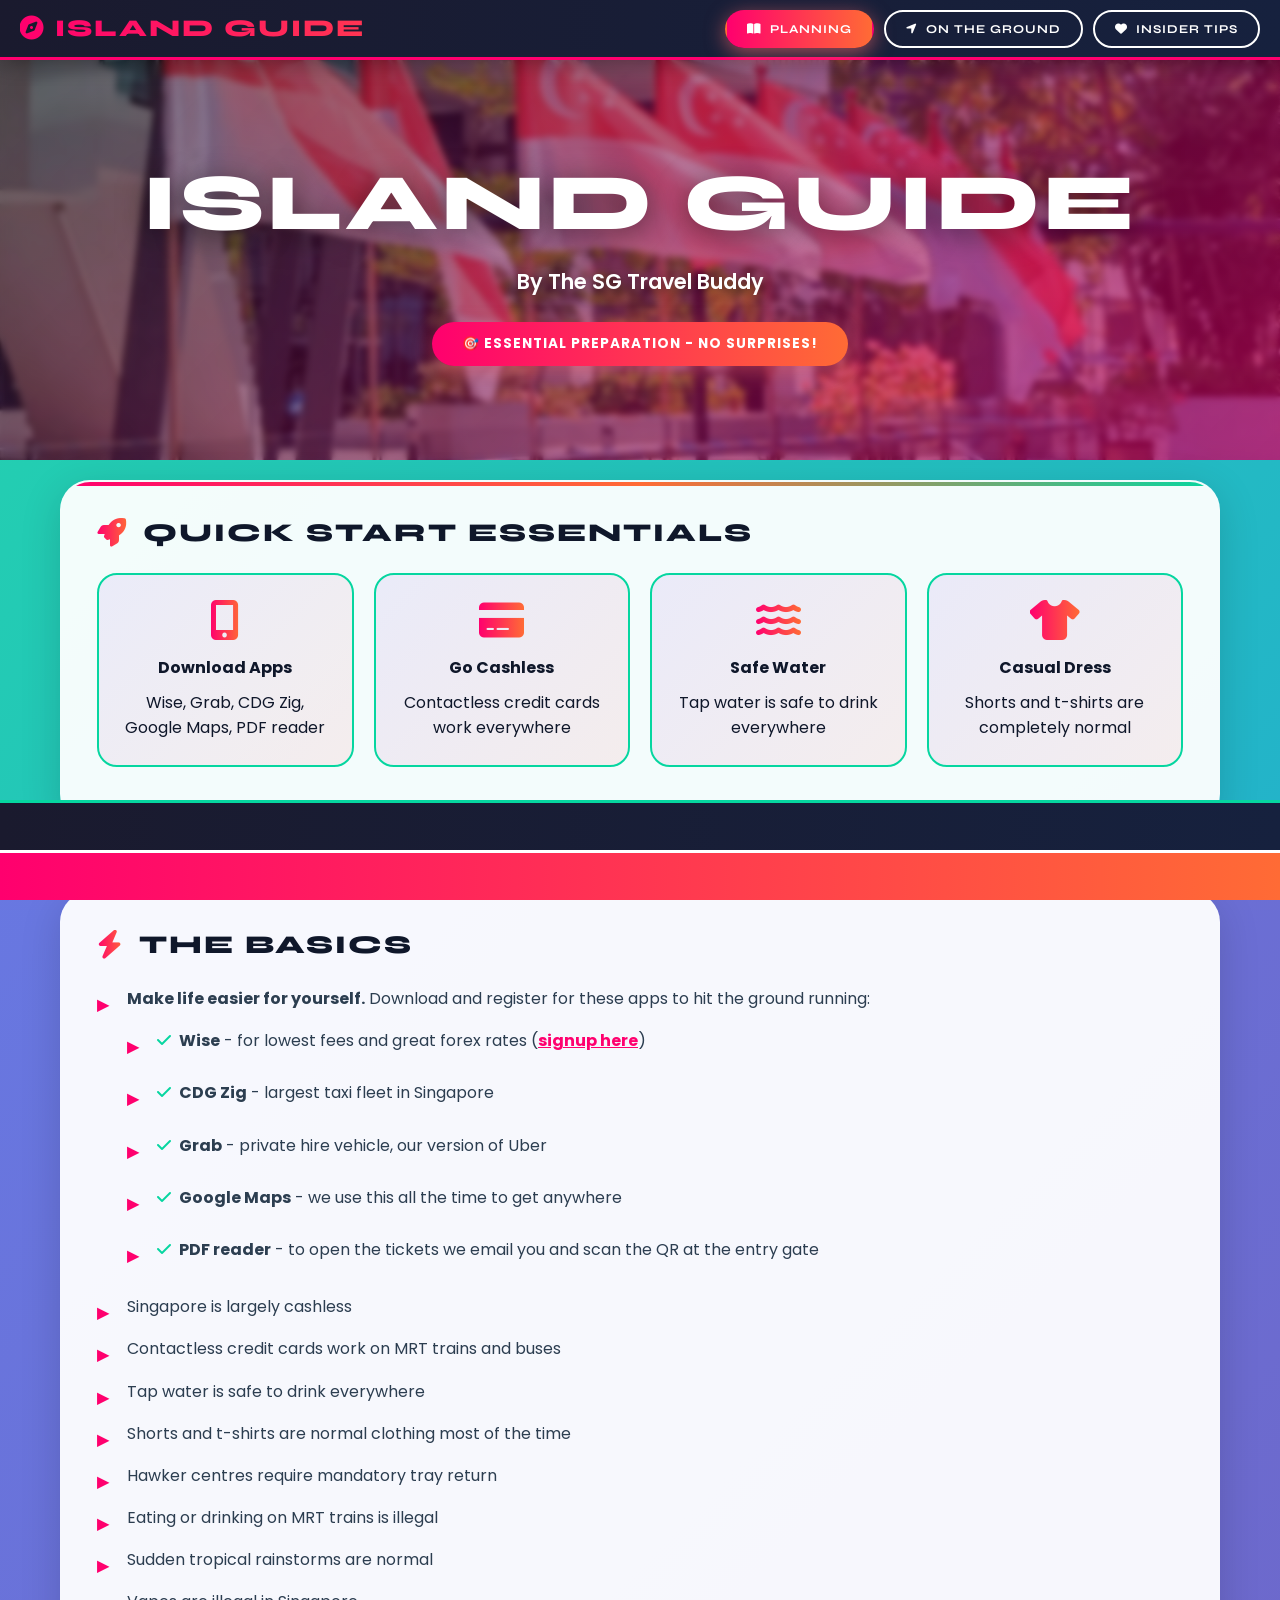
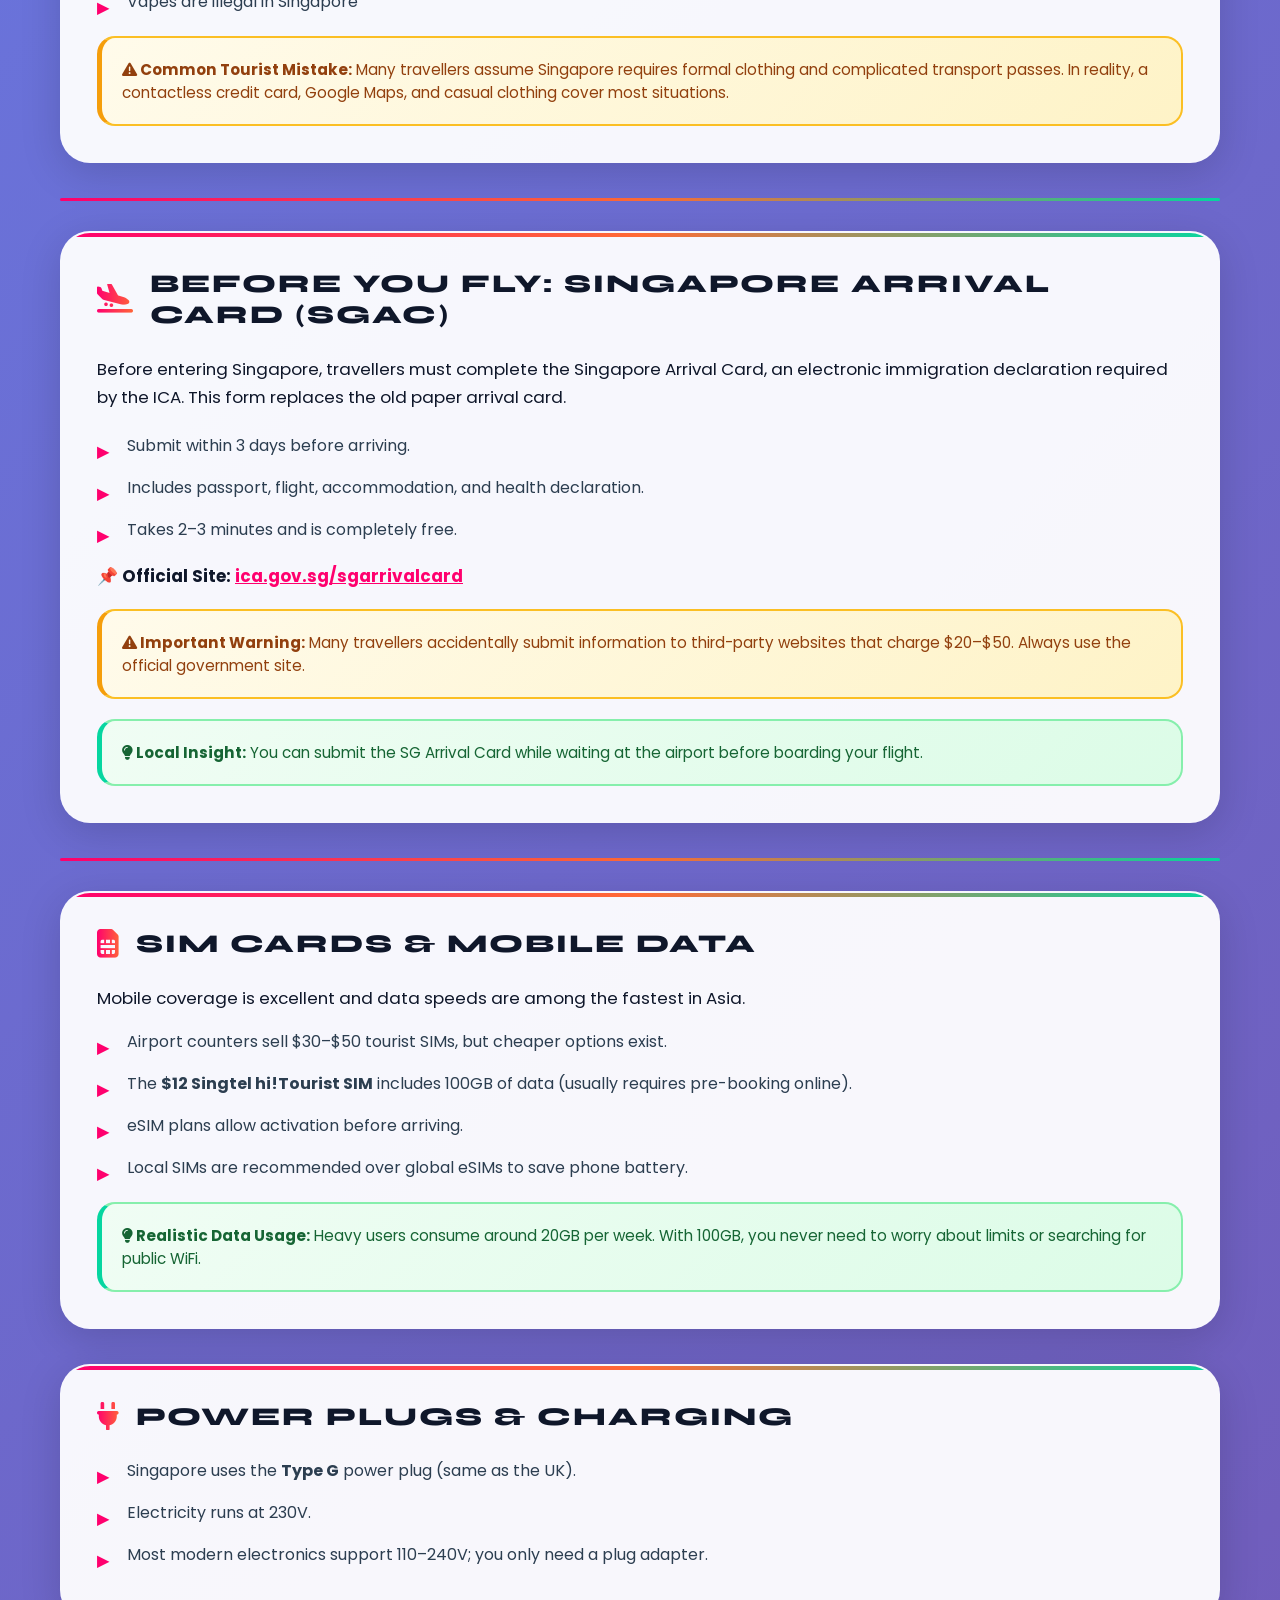
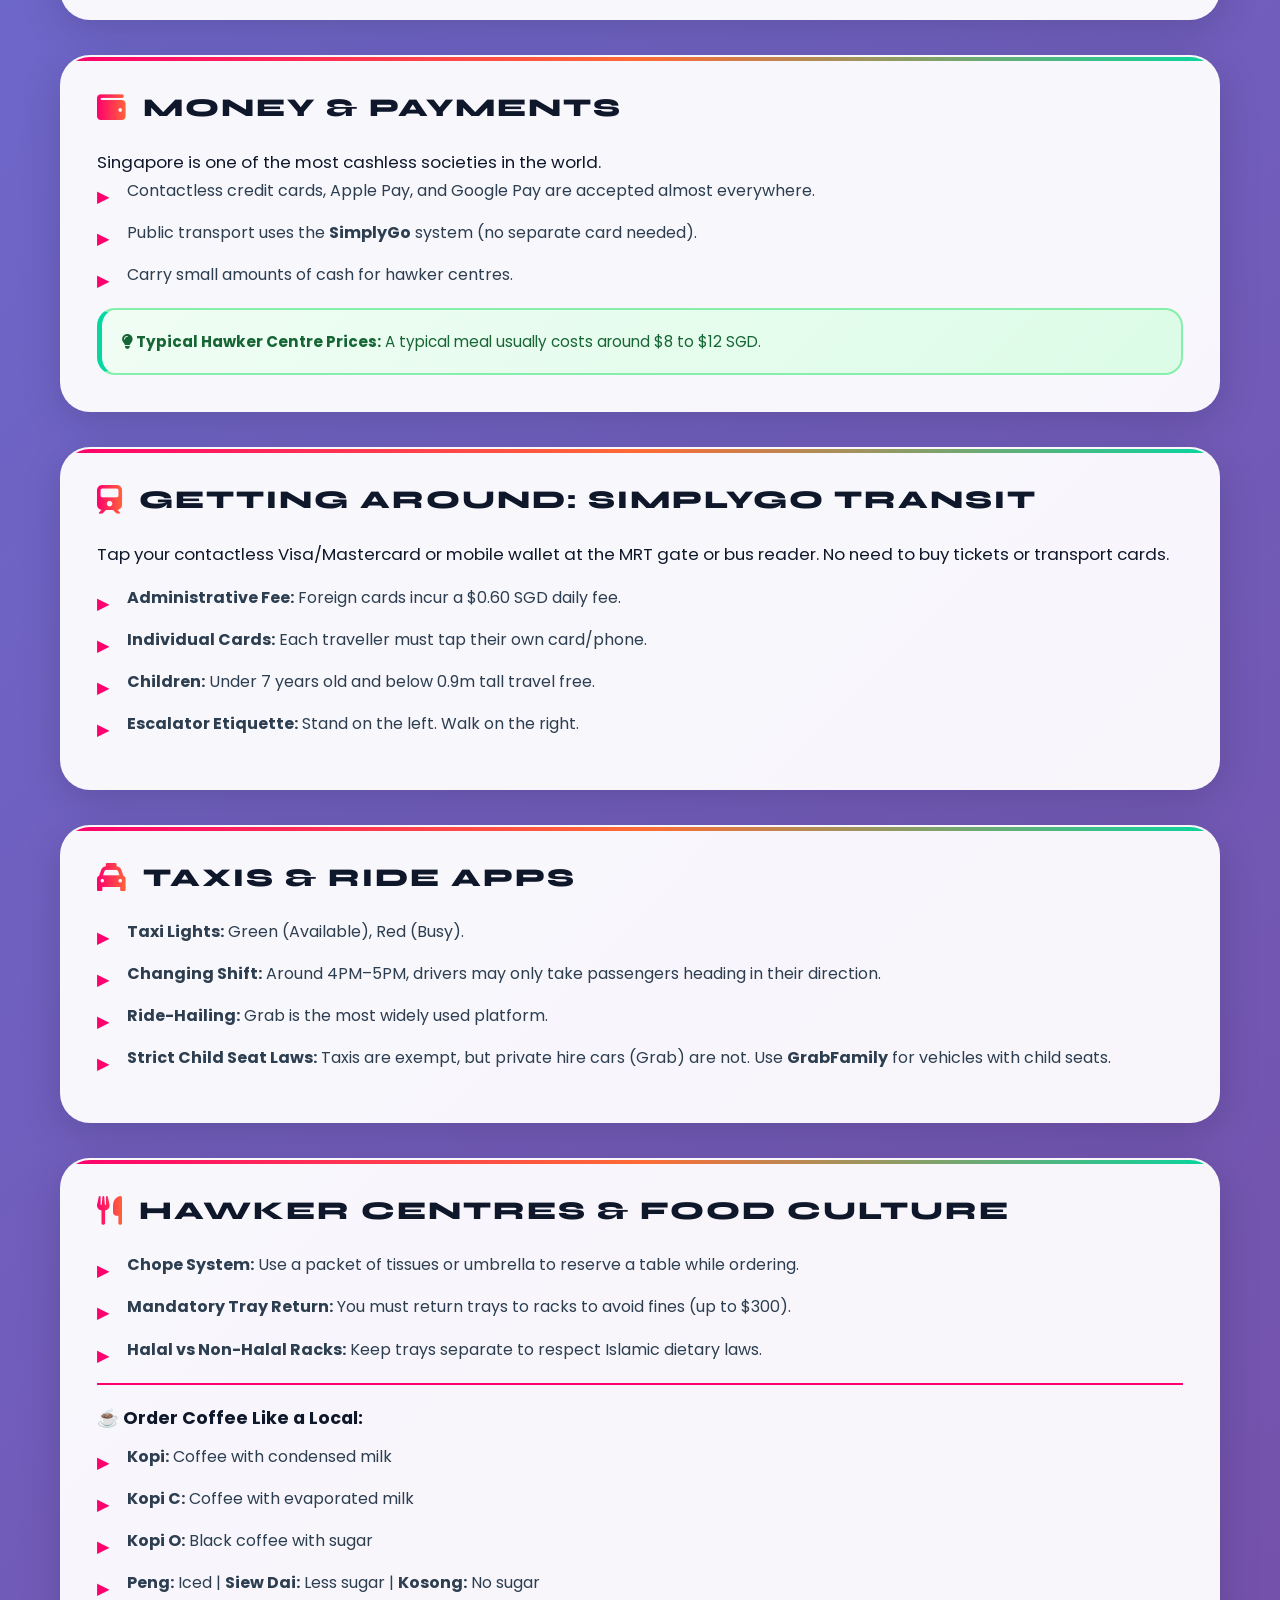
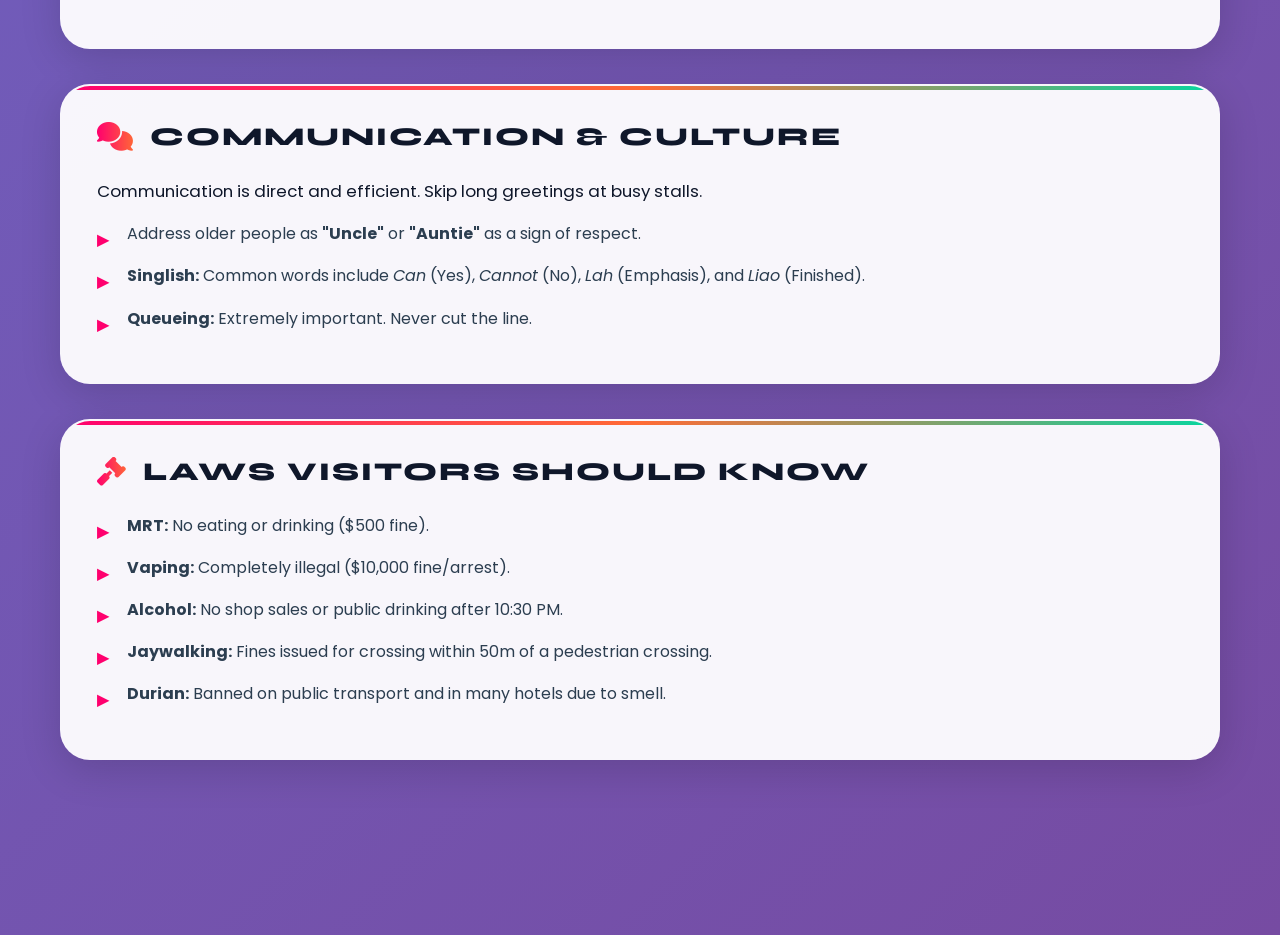
<file: index_github v08 safe.html>
<!DOCTYPE html>
<html lang="en" style="scroll-behavior: smooth;">
<head>
    <meta charset="UTF-8">
    <meta name="viewport" content="width=device-width, initial-scale=1.0">
    <title>ISLAND GUIDE | The SG Travel Buddy - Redesigned</title>
    <link rel="stylesheet" href="https://cdnjs.cloudflare.com/ajax/libs/font-awesome/6.4.0/css/all.min.css">
    <link href="https://fonts.googleapis.com/css2?family=Inter:wght@300;400;600&family=Syne:wght@700;800&family=Poppins:wght@400;600;700;800&display=swap" rel="stylesheet">
    <style>
        :root {
            --sg-red: #e61e2a;
            --dark: #0f172a;
            --accent: #f59e0b;
            --glass: rgba(255, 255, 255, 0.1);
            --glass-border: rgba(255, 255, 255, 0.2);
            --emergency: #dc2626;
            --primary-blue: #0077cc;
            --vibrant-purple: #9d4edd;
            --vibrant-green: #06d6a0;
            --vibrant-orange: #ff6b35;
            --vibrant-pink: #ff006e;
            --dark-blue: #073b4c;
        }

        * {
            margin: 0;
            padding: 0;
            box-sizing: border-box;
        }

        body {
            background: linear-gradient(135deg, #667eea 0%, #764ba2 100%);
            color: var(--dark);
            font-family: 'Poppins', sans-serif;
            padding-bottom: 120px;
            overflow-x: hidden;
            padding-top: 60px;
            min-height: 100vh;
        }

        /* --- ANIMATED BACKGROUND --- */
        @keyframes gradientShift {
            0% { background-position: 0% 50%; }
            50% { background-position: 100% 50%; }
            100% { background-position: 0% 50%; }
        }

        body::before {
            content: '';
            position: fixed;
            top: 0;
            left: 0;
            width: 100%;
            height: 100%;
            background: linear-gradient(-45deg, #ee7752, #e73c7e, #23a6d5, #23d5ab);
            background-size: 400% 400%;
            animation: gradientShift 15s ease infinite;
            z-index: -1;
        }

        /* --- FLOATING PARTICLES --- */
        .particle {
            position: fixed;
            pointer-events: none;
            z-index: -1;
        }

        /* --- TOP NAVIGATION BAR --- */
        .top-nav {
            position: fixed;
            top: 0;
            left: 0;
            width: 100%;
            height: 60px;
            background: linear-gradient(90deg, #1a1a2e 0%, #16213e 100%);
            display: flex;
            z-index: 3000;
            border-bottom: 3px solid var(--vibrant-pink);
            box-shadow: 0 5px 20px rgba(0, 0, 0, 0.3);
            align-items: center;
            padding: 0 20px;
        }

        .nav-logo {
            font-family: 'Syne', sans-serif;
            font-size: 1.5rem;
            font-weight: 800;
            color: white;
            flex: 1;
            text-transform: uppercase;
            letter-spacing: 2px;
            background: linear-gradient(90deg, var(--vibrant-pink), var(--vibrant-orange));
            -webkit-background-clip: text;
            -webkit-text-fill-color: transparent;
            background-clip: text;
        }

        .layer-switcher {
            display: flex;
            gap: 10px;
        }

        .layer-btn {
            padding: 10px 20px;
            border: 2px solid white;
            background: transparent;
            color: white;
            font-family: 'Syne', sans-serif;
            font-weight: 700;
            text-transform: uppercase;
            font-size: 0.75rem;
            cursor: pointer;
            transition: all 0.3s ease;
            border-radius: 25px;
            display: flex;
            align-items: center;
            gap: 8px;
            letter-spacing: 1px;
        }

        .layer-btn:hover {
            transform: translateY(-2px);
            box-shadow: 0 5px 15px rgba(255, 107, 107, 0.4);
        }

        .layer-btn.active {
            background: linear-gradient(90deg, var(--vibrant-pink), var(--vibrant-orange));
            border-color: transparent;
            color: white;
            box-shadow: 0 5px 20px rgba(255, 107, 107, 0.6);
        }

        /* --- HERO SECTION --- */
        .hero-banner {
            position: relative;
            height: 400px;
            overflow: hidden;
            display: flex;
            align-items: center;
            justify-content: center;
            color: white;
            text-align: center;
            margin-top: 0;
        }

        .hero-bg {
            position: absolute;
            top: 0;
            left: 0;
            width: 100%;
            height: 100%;
            background: url('527562807_611568011996759_8220049879271068129_n.jpg') center/cover no-repeat;
            animation: kenBurns 25s infinite alternate;
            z-index: -1;
        }

        @keyframes kenBurns {
            from { transform: scale(1); }
            to { transform: scale(1.2); }
        }

        .hero-overlay {
            position: absolute;
            inset: 0;
            background: linear-gradient(135deg, rgba(15, 23, 42, 0.5) 0%, rgba(230, 0, 110, 0.6) 100%);
            display: flex;
            flex-direction: column;
            justify-content: center;
            padding: 0 20px;
            backdrop-filter: blur(3px);
        }

        .brand-header h1 {
            font-family: 'Syne', sans-serif;
            font-size: clamp(2.5rem, 10vw, 5rem);
            text-transform: uppercase;
            letter-spacing: 3px;
            margin-bottom: 15px;
            font-weight: 800;
            text-shadow: 0 5px 30px rgba(0, 0, 0, 0.5);
            animation: slideDown 0.8s ease;
        }

        @keyframes slideDown {
            from {
                opacity: 0;
                transform: translateY(-30px);
            }
            to {
                opacity: 1;
                transform: translateY(0);
            }
        }

        .brand-header p {
            font-weight: 600;
            font-size: 1.3rem;
            opacity: 0.95;
            text-shadow: 0 3px 10px rgba(0, 0, 0, 0.4);
            animation: fadeIn 1s ease 0.2s both;
        }

        @keyframes fadeIn {
            from { opacity: 0; }
            to { opacity: 1; }
        }

        .hero-badge {
            background: linear-gradient(90deg, var(--vibrant-pink), var(--vibrant-orange));
            padding: 12px 30px;
            display: inline-block;
            margin-top: 25px;
            font-weight: 700;
            text-transform: uppercase;
            font-size: 0.85rem;
            border-radius: 50px;
            animation: pulse 2s ease-in-out infinite;
            box-shadow: 0 5px 20px rgba(255, 107, 107, 0.4);
            letter-spacing: 1px;
        }

        @keyframes pulse {
            0%, 100% { transform: scale(1); }
            50% { transform: scale(1.05); }
        }

        /* --- WEATHER SECTION --- */
        .weather-hero {
            background: rgba(15, 23, 42, 0.9);
            backdrop-filter: blur(20px);
            border: 2px solid var(--vibrant-pink);
            border-radius: 30px;
            padding: 35px;
            color: white;
            display: grid;
            grid-template-columns: repeat(auto-fit, minmax(300px, 1fr));
            gap: 35px;
            margin: -80px auto 40px;
            max-width: 1200px;
            position: relative;
            z-index: 10;
            scroll-margin-top: 140px;
            box-shadow: 0 15px 50px rgba(230, 0, 110, 0.3);
        }

        .weather-header {
            font-size: 1.2rem;
            font-weight: 700;
            text-transform: uppercase;
            letter-spacing: 2px;
            color: var(--vibrant-pink);
            margin-bottom: 15px;
            display: flex;
            align-items: center;
            gap: 10px;
        }

        .temp-display {
            display: flex;
            align-items: baseline;
            gap: 15px;
        }

        #main-temp {
            font-size: 5rem;
            font-weight: 800;
            font-family: 'Syne', sans-serif;
            background: linear-gradient(90deg, var(--vibrant-orange), var(--vibrant-pink));
            -webkit-background-clip: text;
            -webkit-text-fill-color: transparent;
            background-clip: text;
        }

        #main-desc {
            font-size: 1.3rem;
            font-weight: 600;
            color: var(--vibrant-green);
        }

        .radar-box {
            border-radius: 20px;
            overflow: hidden;
            height: 280px;
            border: 2px solid var(--vibrant-green);
            box-shadow: 0 10px 30px rgba(6, 214, 160, 0.2);
        }

        .forecast-grid {
            display: grid;
            grid-template-columns: repeat(4, 1fr);
            gap: 12px;
            margin-top: 20px;
        }

        .forecast-card {
            background: linear-gradient(135deg, rgba(157, 78, 221, 0.2), rgba(255, 107, 107, 0.2));
            padding: 15px;
            border-radius: 18px;
            text-align: center;
            border: 2px solid var(--vibrant-green);
            transition: all 0.3s ease;
            font-size: 0.85rem;
        }

        .forecast-card:hover {
            transform: translateY(-5px);
            border-color: var(--vibrant-pink);
            box-shadow: 0 10px 30px rgba(255, 107, 107, 0.3);
        }

        /* --- CONTAINER & CARDS --- */
        .container {
            max-width: 1200px;
            margin: 0 auto;
            padding: 20px;
        }

        .card {
            background: rgba(255, 255, 255, 0.95);
            border-radius: 30px;
            padding: 35px;
            box-shadow: 0 10px 40px rgba(0, 0, 0, 0.15);
            margin-bottom: 35px;
            border: 2px solid transparent;
            scroll-margin-top: 140px;
            transition: all 0.3s ease;
            position: relative;
            overflow: hidden;
        }

        .card::before {
            content: '';
            position: absolute;
            top: 0;
            left: 0;
            right: 0;
            height: 4px;
            background: linear-gradient(90deg, var(--vibrant-pink), var(--vibrant-orange), var(--vibrant-green));
            animation: shimmer 2s ease-in-out infinite;
        }

        @keyframes shimmer {
            0%, 100% { opacity: 0.5; }
            50% { opacity: 1; }
        }

        .card:hover {
            transform: translateY(-5px);
            box-shadow: 0 20px 50px rgba(0, 0, 0, 0.2);
            border-color: var(--vibrant-pink);
        }

        .section-header {
            font-family: 'Syne', sans-serif;
            font-size: 1.6rem;
            margin-bottom: 25px;
            display: flex;
            align-items: center;
            gap: 15px;
            color: var(--dark);
            text-transform: uppercase;
            letter-spacing: 2px;
            font-weight: 800;
        }

        .section-header i {
            font-size: 1.8rem;
            background: linear-gradient(90deg, var(--vibrant-pink), var(--vibrant-orange));
            -webkit-background-clip: text;
            -webkit-text-fill-color: transparent;
            background-clip: text;
        }

        /* --- CONTENT GROUPS --- */
        .content-grid {
            display: grid;
            grid-template-columns: repeat(auto-fit, minmax(300px, 1fr));
            gap: 25px;
            margin-bottom: 30px;
        }

        /* --- TIPS & LISTS --- */
        .tip-list {
            list-style: none;
        }

        .tip-list li {
            margin-bottom: 15px;
            padding-left: 30px;
            position: relative;
            line-height: 1.7;
            font-size: 1rem;
            color: #2c3e50;
            transition: all 0.3s ease;
        }

        .tip-list li:hover {
            padding-left: 40px;
            color: var(--vibrant-pink);
        }

        .tip-list li::before {
            content: '▸';
            position: absolute;
            left: 0;
            color: var(--vibrant-pink);
            font-weight: bold;
            font-size: 1.4rem;
        }

        /* --- HIGHLIGHT BOXES --- */
        .warning-box {
            background: linear-gradient(135deg, #fffbeb, #fef3c7);
            border: 2px solid #fbbf24;
            padding: 20px;
            border-radius: 18px;
            color: #92400e;
            font-size: 0.95rem;
            margin-top: 20px;
            border-left: 5px solid #f59e0b;
        }

        .insight-box {
            background: linear-gradient(135deg, #f0fdf4, #dcfce7);
            border: 2px solid #86efac;
            padding: 20px;
            border-radius: 18px;
            color: #166534;
            font-size: 0.95rem;
            margin-top: 20px;
            border-left: 5px solid var(--vibrant-green);
        }

        .emergency-box {
            background: linear-gradient(135deg, #fef2f2, #fee2e2);
            border: 2px solid #fca5a5;
            padding: 20px;
            border-radius: 18px;
            color: var(--emergency);
            font-size: 0.95rem;
            margin-top: 20px;
            border-left: 5px solid var(--emergency);
        }

        /* --- SEARCH BAR --- */
        .search-container {
            position: relative;
            margin-bottom: 25px;
        }

        .search-bar {
            width: 100%;
            padding: 15px 50px;
            border-radius: 20px;
            border: 2px solid var(--vibrant-pink);
            font-family: 'Poppins';
            font-size: 1rem;
            outline: none;
            transition: all 0.3s ease;
            background: white;
        }

        .search-bar:focus {
            border-color: var(--vibrant-orange);
            box-shadow: 0 5px 20px rgba(255, 107, 107, 0.3);
        }

        .search-icon {
            position: absolute;
            left: 20px;
            top: 50%;
            transform: translateY(-50%);
            color: var(--vibrant-pink);
            font-weight: 700;
        }

        /* --- CAROUSEL --- */
        .carousel-wrapper {
            position: relative;
            margin: 30px 0;
        }

        .carousel-container {
            overflow-x: auto;
            display: flex;
            gap: 18px;
            padding: 15px 5px 25px;
            scroll-snap-type: x mandatory;
            -webkit-overflow-scrolling: touch;
            scrollbar-width: none;
        }

        .carousel-container::-webkit-scrollbar {
            display: none;
        }

        .nav-card {
            min-width: 200px;
            max-width: 200px;
            background: linear-gradient(135deg, white, #f8f9fa);
            border-radius: 20px;
            padding: 20px;
            border: 2px solid var(--vibrant-pink);
            text-align: center;
            box-shadow: 0 10px 30px rgba(0, 0, 0, 0.1);
            display: flex;
            flex-direction: column;
            justify-content: space-between;
            scroll-snap-align: start;
            transition: all 0.3s ease;
        }

        .nav-card:hover {
            transform: translateY(-8px);
            border-color: var(--vibrant-orange);
            box-shadow: 0 15px 40px rgba(255, 107, 107, 0.3);
        }

        .nav-card b {
            font-size: 0.95rem;
            display: block;
            min-height: 40px;
            color: var(--dark);
            margin-bottom: 12px;
        }

        .btn-nav {
            background: linear-gradient(90deg, var(--vibrant-pink), var(--vibrant-orange));
            color: white;
            text-decoration: none;
            padding: 12px;
            border-radius: 12px;
            font-size: 0.75rem;
            font-weight: 700;
            display: block;
            margin-top: 10px;
            transition: all 0.3s ease;
            text-transform: uppercase;
            letter-spacing: 1px;
        }

        .btn-nav:hover {
            box-shadow: 0 5px 15px rgba(255, 107, 107, 0.4);
            transform: scale(1.05);
        }

        /* --- SCROLL ARROWS --- */
        .scroll-arrow {
            position: absolute;
            top: 50%;
            transform: translateY(-50%);
            width: 45px;
            height: 45px;
            background: linear-gradient(135deg, var(--vibrant-pink), var(--vibrant-orange));
            border: none;
            border-radius: 50%;
            display: flex;
            align-items: center;
            justify-content: center;
            z-index: 10;
            cursor: pointer;
            box-shadow: 0 5px 20px rgba(255, 107, 107, 0.4);
            color: white;
            transition: all 0.2s ease;
            font-weight: bold;
            font-size: 1.2rem;
        }

        .scroll-arrow:hover {
            transform: translateY(-50%) scale(1.1);
            box-shadow: 0 8px 25px rgba(255, 107, 107, 0.6);
        }

        .scroll-arrow:active {
            transform: translateY(-50%) scale(0.95);
        }

        .scroll-arrow.left {
            left: -25px;
        }

        .scroll-arrow.right {
            right: -25px;
        }

        /* --- 3D BUTTONS --- */
        .btn-grid {
            display: grid;
            grid-template-columns: repeat(auto-fit, minmax(140px, 1fr));
            gap: 18px;
            margin-bottom: 25px;
        }

        .btn {
            padding: 25px 12px;
            border-radius: 22px;
            color: white;
            text-decoration: none;
            font-weight: 700;
            text-align: center;
            font-size: 0.8rem;
            display: flex;
            flex-direction: column;
            align-items: center;
            gap: 12px;
            transition: all 0.15s ease;
            box-shadow: 0 8px 0 rgba(0, 0, 0, 0.2);
            border: none;
            position: relative;
            text-transform: uppercase;
            letter-spacing: 1px;
            cursor: pointer;
            font-family: 'Poppins';
        }

        .btn:hover {
            transform: translateY(-3px);
            box-shadow: 0 10px 0 rgba(0, 0, 0, 0.2);
        }

        .btn:active {
            transform: translateY(3px);
            box-shadow: 0 2px 0 rgba(0, 0, 0, 0.2);
        }

        .btn i {
            font-size: 1.5rem;
        }

        .link-sub-label {
            font-size: 0.75rem;
            font-weight: 800;
            text-transform: uppercase;
            color: var(--vibrant-pink);
            margin: 25px 0 15px 5px;
            letter-spacing: 2px;
            display: block;
            font-family: 'Syne';
        }

        .btn-grab { background: linear-gradient(135deg, #00b14f, #00d86f); }
        .btn-zig { background: linear-gradient(135deg, #0046ad, #0055cc); }
        .btn-mrt { background: linear-gradient(135deg, #ff9800, #ffb74d); }
        .btn-changi { background: linear-gradient(135deg, #2d3436, #636e72); }
        .btn-cruise { background: linear-gradient(135deg, #0097a7, #00bcd4); }
        .btn-food { background: linear-gradient(135deg, #795548, #a1887f); }
        .btn-atm { background: linear-gradient(135deg, #059669, #10b981); }
        .btn-money { background: linear-gradient(135deg, #6366f1, #818cf8); }
        .btn-store { background: linear-gradient(135deg, #f59e0b, #fbbf24); }
        .btn-pharmacy { background: linear-gradient(135deg, #0891b2, #06b6d4); }

        /* --- CURRENCY CONVERTER --- */
        .conv-row {
            display: flex;
            align-items: center;
            gap: 15px;
            background: linear-gradient(135deg, #f1f5f9, #e2e8f0);
            padding: 20px;
            border-radius: 18px;
            flex-wrap: wrap;
            border: 2px solid var(--vibrant-pink);
        }

        .conv-label {
            font-weight: 800;
            color: var(--vibrant-pink);
            font-size: 0.95rem;
            text-transform: uppercase;
            letter-spacing: 1px;
        }

        .conv-input {
            border: 2px solid var(--vibrant-pink);
            background: white;
            padding: 12px;
            border-radius: 12px;
            font-weight: 700;
            font-size: 1rem;
            width: 100px;
            flex-grow: 1;
            outline: none;
            transition: all 0.3s ease;
        }

        .conv-input:focus {
            border-color: var(--vibrant-orange);
            box-shadow: 0 5px 15px rgba(255, 107, 107, 0.3);
        }

        .conv-res {
            color: var(--vibrant-orange);
            font-weight: 800;
            font-size: 1.4rem;
            white-space: nowrap;
            flex-basis: 100%;
            text-align: right;
            margin-top: 10px;
            text-transform: uppercase;
        }

        /* --- EMERGENCY CARD --- */
        .emergency-card {
            background: linear-gradient(135deg, #fef2f2, #fee2e2);
            border: 3px solid var(--emergency);
        }

        .em-grid {
            display: grid;
            grid-template-columns: 1fr 1fr;
            gap: 15px;
            margin-bottom: 20px;
        }

        .em-box {
            background: linear-gradient(135deg, white, #fef2f2);
            padding: 18px;
            border-radius: 15px;
            text-align: center;
            text-decoration: none;
            color: var(--emergency);
            font-weight: 800;
            border: 2px solid var(--emergency);
            transition: all 0.3s ease;
            cursor: pointer;
            display: flex;
            flex-direction: column;
            align-items: center;
            gap: 8px;
            font-size: 0.9rem;
        }

        .em-box:hover {
            transform: translateY(-5px);
            box-shadow: 0 10px 30px rgba(220, 38, 38, 0.3);
        }

        .em-box i {
            font-size: 1.8rem;
        }

        .hospital-scroll {
            height: 350px;
            overflow-y: auto;
            font-size: 0.9rem;
            border-top: 2px solid var(--emergency);
            padding-top: 20px;
            background: rgba(255, 255, 255, 0.5);
            border-radius: 15px;
            padding: 20px;
        }

        .hospital-item {
            margin-bottom: 20px;
            line-height: 1.6;
            padding: 15px;
            background: white;
            border-radius: 12px;
            border-left: 4px solid var(--emergency);
        }

        .hospital-item b {
            color: var(--dark);
            display: block;
            margin-bottom: 5px;
            font-size: 1rem;
        }

        .hospital-item a {
            color: var(--emergency);
            text-decoration: none;
            font-weight: 700;
            transition: all 0.3s ease;
        }

        .hospital-item a:hover {
            text-decoration: underline;
        }

        /* --- REVEAL BUTTON --- */
        .reveal-btn {
            background: linear-gradient(90deg, var(--vibrant-pink), var(--vibrant-orange));
            color: white;
            border: none;
            padding: 18px;
            border-radius: 18px;
            width: 100%;
            font-family: 'Syne';
            font-weight: 700;
            cursor: pointer;
            transition: all 0.3s ease;
            font-size: 0.9rem;
            text-transform: uppercase;
            letter-spacing: 1px;
            box-shadow: 0 5px 20px rgba(255, 107, 107, 0.4);
        }

        .reveal-btn:hover {
            transform: translateY(-3px);
            box-shadow: 0 10px 30px rgba(255, 107, 107, 0.6);
        }

        #contact-info {
            display: none;
            text-align: center;
            font-size: 1.6rem;
            font-weight: 800;
            color: var(--vibrant-pink);
            padding: 20px;
            background: linear-gradient(135deg, #f0f9ff, #f3e8ff);
            border-radius: 18px;
            margin-top: 15px;
            border: 2px solid var(--vibrant-pink);
        }

        #contact-info a {
            color: var(--vibrant-pink);
            text-decoration: none;
            transition: all 0.3s ease;
        }

        #contact-info a:hover {
            text-decoration: underline;
        }

        /* --- TICKERS --- */
        .ticker-fixed {
            position: fixed;
            bottom: 0;
            left: 0;
            width: 100%;
            z-index: 100;
        }

        .t-wrap {
            height: 50px;
            display: flex;
            align-items: center;
            font-size: 0.9rem;
            color: white;
            white-space: nowrap;
            overflow: hidden;
            font-weight: 600;
        }

        .t-fx {
            background: linear-gradient(90deg, #1a1a2e, #16213e);
            border-top: 3px solid var(--vibrant-green);
        }

        .t-news {
            background: linear-gradient(90deg, var(--vibrant-pink), var(--vibrant-orange));
            border-top: 3px solid white;
        }

        .t-move {
            display: inline-block;
            padding-left: 100%;
            animation: scroll 90s linear infinite;
        }

        .t-news-move {
            display: inline-block;
            padding-left: 100%;
            animation: scroll 100s linear infinite;
        }

        .t-item {
            display: inline-block;
            padding: 0 50px;
        }

        @keyframes scroll {
            from { transform: translateX(0); }
            to { transform: translateX(-100%); }
        }

        /* --- LAYER VISIBILITY --- */
        .page-layer {
            display: none;
        }

        .page-layer.active {
            display: block;
            animation: fadeIn 0.5s ease;
        }

        /* --- RESPONSIVE --- */
        @media (max-width: 768px) {
            .top-nav {
                flex-wrap: wrap;
                height: auto;
                padding: 15px;
            }

            .layer-switcher {
                flex-direction: column;
                gap: 8px;
                width: 100%;
                margin-top: 10px;
            }

            .layer-btn {
                flex: 1;
                font-size: 0.65rem;
            }

            .weather-hero {
                grid-template-columns: 1fr;
                margin: -40px 20px 30px;
            }

            .forecast-grid {
                grid-template-columns: repeat(2, 1fr);
            }

            .hero-banner {
                height: 300px;
            }

            .btn-grid {
                grid-template-columns: repeat(2, 1fr);
            }

            .em-grid {
                grid-template-columns: 1fr;
            }

            .carousel-container {
                gap: 12px;
            }

            .nav-card {
                min-width: 160px;
                max-width: 160px;
            }

            .section-header {
                font-size: 1.3rem;
            }

            .card {
                padding: 20px;
            }
        }

        /* --- NEW ENHANCEMENT SECTIONS --- */
        .feature-highlight {
            background: linear-gradient(135deg, rgba(157, 78, 221, 0.1), rgba(255, 107, 107, 0.1));
            border-left: 5px solid var(--vibrant-pink);
            padding: 20px;
            border-radius: 15px;
            margin: 20px 0;
            border: 2px solid var(--vibrant-pink);
        }

        .tabs-container {
            display: flex;
            gap: 10px;
            margin-bottom: 20px;
            flex-wrap: wrap;
        }

        .tab-btn {
            padding: 12px 20px;
            border: 2px solid var(--vibrant-pink);
            background: white;
            color: var(--vibrant-pink);
            font-weight: 700;
            border-radius: 20px;
            cursor: pointer;
            transition: all 0.3s ease;
            text-transform: uppercase;
            font-size: 0.75rem;
            letter-spacing: 1px;
        }

        .tab-btn.active {
            background: linear-gradient(90deg, var(--vibrant-pink), var(--vibrant-orange));
            color: white;
            border-color: transparent;
        }

        .tab-content {
            display: none;
        }

        .tab-content.active {
            display: block;
            animation: fadeIn 0.3s ease;
        }

        /* --- BENEFITS GRID --- */
        .benefits-grid {
            display: grid;
            grid-template-columns: repeat(auto-fit, minmax(250px, 1fr));
            gap: 20px;
            margin: 20px 0;
        }

        .benefit-card {
            background: linear-gradient(135deg, rgba(157, 78, 221, 0.1), rgba(255, 107, 107, 0.1));
            padding: 25px;
            border-radius: 20px;
            border: 2px solid var(--vibrant-green);
            text-align: center;
            transition: all 0.3s ease;
        }

        .benefit-card:hover {
            transform: translateY(-8px);
            border-color: var(--vibrant-pink);
            box-shadow: 0 15px 40px rgba(255, 107, 107, 0.2);
        }

        .benefit-card i {
            font-size: 2.5rem;
            background: linear-gradient(90deg, var(--vibrant-pink), var(--vibrant-orange));
            -webkit-background-clip: text;
            -webkit-text-fill-color: transparent;
            background-clip: text;
            margin-bottom: 15px;
        }

        .benefit-card h4 {
            color: var(--dark);
            font-weight: 700;
            margin-bottom: 10px;
        }

        .divider {
            height: 3px;
            background: linear-gradient(90deg, var(--vibrant-pink), var(--vibrant-orange), var(--vibrant-green));
            margin: 30px 0;
            border-radius: 2px;
        }
    </style>
</head>
<body id="top">

    <!-- TOP NAVIGATION -->
    <div class="top-nav">
        <div class="nav-logo"><i class="fas fa-compass"></i> Island Guide</div>
        <div class="layer-switcher">
            <button class="layer-btn active" id="btn-layer1" onclick="showLayer(1)"><i class="fas fa-book-open"></i> Planning</button>
            <button class="layer-btn" id="btn-layer2" onclick="showLayer(2)"><i class="fas fa-location-arrow"></i> On the Ground</button>
            <button class="layer-btn" id="btn-layer3" onclick="showLayer(3)"><i class="fas fa-heart"></i> Insider Tips</button>
        </div>
    </div>

    <!-- LAYER 1: PLANNING & PREPARATION -->
    <div id="layer1" class="page-layer active">
        <div class="hero-banner">
            <div class="hero-bg"></div>
            <div class="hero-overlay">
                <div class="brand-header">
                    <h1>Island Guide</h1>
                    <p style="font-weight: 600; font-size: 1.3rem; opacity: 0.95;">By The SG Travel Buddy</p>
                    <div class="hero-badge">🎯 Essential Preparation - No Surprises!</div>
                </div>
            </div>
        </div>

        <div class="container">
            <!-- QUICK START SECTION -->
            <div class="card">
                <h3 class="section-header"><i class="fas fa-rocket"></i> Quick Start Essentials</h3>
                <div class="benefits-grid">
                    <div class="benefit-card">
                        <i class="fas fa-mobile-alt"></i>
                        <h4>Download Apps</h4>
                        <p>Wise, Grab, CDG Zig, Google Maps, PDF reader</p>
                    </div>
                    <div class="benefit-card">
                        <i class="fas fa-credit-card"></i>
                        <h4>Go Cashless</h4>
                        <p>Contactless credit cards work everywhere</p>
                    </div>
                    <div class="benefit-card">
                        <i class="fas fa-water"></i>
                        <h4>Safe Water</h4>
                        <p>Tap water is safe to drink everywhere</p>
                    </div>
                    <div class="benefit-card">
                        <i class="fas fa-tshirt"></i>
                        <h4>Casual Dress</h4>
                        <p>Shorts and t-shirts are completely normal</p>
                    </div>
                </div>
            </div>

            <div class="divider"></div>

            <!-- THE BASICS SECTION -->
            <div class="card">
                <h3 class="section-header"><i class="fas fa-bolt"></i> The Basics</h3>
                <ul class="tip-list">
                    <li><b>Make life easier for yourself.</b> Download and register for these apps to hit the ground running:
                        <ul style="list-style: none; padding-left: 0; margin-top: 15px; display: flex; flex-direction: column; gap: 10px;">
                            <li><i class="fas fa-check" style="color: var(--vibrant-green); margin-right: 8px;"></i><b>Wise</b> - for lowest fees and great forex rates (<a href="https://wise.com/invite/ahpc/andrewk476" target="_blank" style="color:var(--vibrant-pink); font-weight: 700; text-decoration: underline;">signup here</a>)</li>
                            <li><i class="fas fa-check" style="color: var(--vibrant-green); margin-right: 8px;"></i><b>CDG Zig</b> - largest taxi fleet in Singapore</li>
                            <li><i class="fas fa-check" style="color: var(--vibrant-green); margin-right: 8px;"></i><b>Grab</b> - private hire vehicle, our version of Uber</li>
                            <li><i class="fas fa-check" style="color: var(--vibrant-green); margin-right: 8px;"></i><b>Google Maps</b> - we use this all the time to get anywhere</li>
                            <li><i class="fas fa-check" style="color: var(--vibrant-green); margin-right: 8px;"></i><b>PDF reader</b> - to open the tickets we email you and scan the QR at the entry gate</li>
                        </ul>
                    </li>
                    <li>Singapore is largely cashless</li>
                    <li>Contactless credit cards work on MRT trains and buses</li>
                    <li>Tap water is safe to drink everywhere</li>
                    <li>Shorts and t-shirts are normal clothing most of the time</li>
                    <li>Hawker centres require mandatory tray return</li>
                    <li>Eating or drinking on MRT trains is illegal</li>
                    <li>Sudden tropical rainstorms are normal</li>
                    <li>Vapes are illegal in Singapore</li>
                </ul>
                <div class="warning-box">
                    <b><i class="fas fa-exclamation-triangle"></i> Common Tourist Mistake:</b> Many travellers assume Singapore requires formal clothing and complicated transport passes. In reality, a contactless credit card, Google Maps, and casual clothing cover most situations.
                </div>
            </div>

            <div class="divider"></div>

            <!-- ARRIVAL SECTION -->
            <div class="card">
                <h3 class="section-header"><i class="fas fa-plane-arrival"></i> Before You Fly: Singapore Arrival Card (SGAC)</h3>
                <p style="line-height: 1.7; margin-bottom: 20px; font-size: 1.05rem;">Before entering Singapore, travellers must complete the Singapore Arrival Card, an electronic immigration declaration required by the ICA. This form replaces the old paper arrival card.</p>
                <ul class="tip-list">
                    <li>Submit within 3 days before arriving.</li>
                    <li>Includes passport, flight, accommodation, and health declaration.</li>
                    <li>Takes 2–3 minutes and is completely free.</li>
                </ul>
                <p style="font-weight: 700; margin: 20px 0; font-size: 1.05rem;">📌 Official Site: <a href="https://eservices.ica.gov.sg/sgarrivalcard/" target="_blank" style="color:var(--vibrant-pink); text-decoration: underline;">ica.gov.sg/sgarrivalcard</a></p>
                <div class="warning-box">
                    <b><i class="fas fa-exclamation-triangle"></i> Important Warning:</b> Many travellers accidentally submit information to third-party websites that charge $20–$50. Always use the official government site.
                </div>
                <div class="insight-box">
                    <b><i class="fas fa-lightbulb"></i> Local Insight:</b> You can submit the SG Arrival Card while waiting at the airport before boarding your flight.
                </div>
            </div>

            <div class="divider"></div>

            <!-- SIM CARDS SECTION -->
            <div class="card">
                <h3 class="section-header"><i class="fas fa-sim-card"></i> SIM Cards & Mobile Data</h3>
                <p style="line-height: 1.7; margin-bottom: 15px; font-size: 1.05rem;">Mobile coverage is excellent and data speeds are among the fastest in Asia.</p>
                <ul class="tip-list">
                    <li>Airport counters sell $30–$50 tourist SIMs, but cheaper options exist.</li>
                    <li>The <b>$12 Singtel hi!Tourist SIM</b> includes 100GB of data (usually requires pre-booking online).</li>
                    <li>eSIM plans allow activation before arriving.</li>
                    <li>Local SIMs are recommended over global eSIMs to save phone battery.</li>
                </ul>
                <div class="insight-box">
                    <b><i class="fas fa-lightbulb"></i> Realistic Data Usage:</b> Heavy users consume around 20GB per week. With 100GB, you never need to worry about limits or searching for public WiFi.
                </div>
            </div>

            <!-- POWER & CHARGING SECTION -->
            <div class="card">
                <h3 class="section-header"><i class="fas fa-plug"></i> Power Plugs & Charging</h3>
                <ul class="tip-list">
                    <li>Singapore uses the <b>Type G</b> power plug (same as the UK).</li>
                    <li>Electricity runs at 230V.</li>
                    <li>Most modern electronics support 110–240V; you only need a plug adapter.</li>
                </ul>
            </div>

            <!-- MONEY & PAYMENTS SECTION -->
            <div class="card">
                <h3 class="section-header"><i class="fas fa-wallet"></i> Money & Payments</h3>
                <p style="line-height: 1.7; font-size: 1.05rem;">Singapore is one of the most cashless societies in the world.</p>
                <ul class="tip-list">
                    <li>Contactless credit cards, Apple Pay, and Google Pay are accepted almost everywhere.</li>
                    <li>Public transport uses the <b>SimplyGo</b> system (no separate card needed).</li>
                    <li>Carry small amounts of cash for hawker centres.</li>
                </ul>
                <div class="insight-box">
                    <b><i class="fas fa-lightbulb"></i> Typical Hawker Centre Prices:</b> A typical meal usually costs around $8 to $12 SGD.
                </div>
            </div>

            <!-- TRANSIT SECTION -->
            <div class="card">
                <h3 class="section-header"><i class="fas fa-train"></i> Getting Around: SimplyGo Transit</h3>
                <p style="line-height: 1.7; margin-bottom: 15px; font-size: 1.05rem;">Tap your contactless Visa/Mastercard or mobile wallet at the MRT gate or bus reader. No need to buy tickets or transport cards.</p>
                <ul class="tip-list">
                    <li><b>Administrative Fee:</b> Foreign cards incur a $0.60 SGD daily fee.</li>
                    <li><b>Individual Cards:</b> Each traveller must tap their own card/phone.</li>
                    <li><b>Children:</b> Under 7 years old and below 0.9m tall travel free.</li>
                    <li><b>Escalator Etiquette:</b> Stand on the left. Walk on the right.</li>
                </ul>
            </div>

            <!-- TAXIS SECTION -->
            <div class="card">
                <h3 class="section-header"><i class="fas fa-taxi"></i> Taxis & Ride Apps</h3>
                <ul class="tip-list">
                    <li><b>Taxi Lights:</b> Green (Available), Red (Busy).</li>
                    <li><b>Changing Shift:</b> Around 4PM–5PM, drivers may only take passengers heading in their direction.</li>
                    <li><b>Ride-Hailing:</b> Grab is the most widely used platform.</li>
                    <li><b>Strict Child Seat Laws:</b> Taxis are exempt, but private hire cars (Grab) are not. Use <b>GrabFamily</b> for vehicles with child seats.</li>
                </ul>
            </div>

            <!-- HAWKER CENTRES SECTION -->
            <div class="card">
                <h3 class="section-header"><i class="fas fa-utensils"></i> Hawker Centres & Food Culture</h3>
                <ul class="tip-list">
                    <li><b>Chope System:</b> Use a packet of tissues or umbrella to reserve a table while ordering.</li>
                    <li><b>Mandatory Tray Return:</b> You must return trays to racks to avoid fines (up to $300).</li>
                    <li><b>Halal vs Non-Halal Racks:</b> Keep trays separate to respect Islamic dietary laws.</li>
                </ul>
                <div style="margin-top: 20px; border-top: 2px solid var(--vibrant-pink); padding-top: 20px;">
                    <p style="font-weight: 700; margin-bottom: 12px; font-size: 1.1rem;">☕ Order Coffee Like a Local:</p>
                    <ul class="tip-list" style="font-size: 0.95rem;">
                        <li><b>Kopi:</b> Coffee with condensed milk</li>
                        <li><b>Kopi C:</b> Coffee with evaporated milk</li>
                        <li><b>Kopi O:</b> Black coffee with sugar</li>
                        <li><b>Peng:</b> Iced | <b>Siew Dai:</b> Less sugar | <b>Kosong:</b> No sugar</li>
                    </ul>
                </div>
            </div>

            <!-- COMMUNICATION SECTION -->
            <div class="card">
                <h3 class="section-header"><i class="fas fa-comments"></i> Communication & Culture</h3>
                <p style="line-height: 1.7; margin-bottom: 15px; font-size: 1.05rem;">Communication is direct and efficient. Skip long greetings at busy stalls.</p>
                <ul class="tip-list">
                    <li>Address older people as <b>"Uncle"</b> or <b>"Auntie"</b> as a sign of respect.</li>
                    <li><b>Singlish:</b> Common words include <i>Can</i> (Yes), <i>Cannot</i> (No), <i>Lah</i> (Emphasis), and <i>Liao</i> (Finished).</li>
                    <li><b>Queueing:</b> Extremely important. Never cut the line.</li>
                </ul>
            </div>

            <!-- LAWS SECTION -->
            <div class="card">
                <h3 class="section-header"><i class="fas fa-gavel"></i> Laws Visitors Should Know</h3>
                <ul class="tip-list">
                    <li><b>MRT:</b> No eating or drinking ($500 fine).</li>
                    <li><b>Vaping:</b> Completely illegal ($10,000 fine/arrest).</li>
                    <li><b>Alcohol:</b> No shop sales or public drinking after 10:30 PM.</li>
                    <li><b>Jaywalking:</b> Fines issued for crossing within 50m of a pedestrian crossing.</li>
                    <li><b>Durian:</b> Banned on public transport and in many hotels due to smell.</li>
                </ul>
            </div>
        </div>
    </div>

    <!-- LAYER 2: ON THE GROUND -->
    <div id="layer2" class="page-layer">
        <div class="hero-banner">
            <div class="hero-bg"></div>
            <div class="hero-overlay">
                <div class="brand-header">
                    <h1>On the Ground</h1>
                    <p style="font-weight: 600; font-size: 1.3rem; opacity: 0.95;">Real-Time Tools & Information</p>
                    <div class="hero-badge">🗺️ Local Knowledge • Essential Tools</div>
                </div>
            </div>
        </div>

        <div class="container">
            <!-- WEATHER SECTION -->
            <header class="weather-hero" id="weather-sec">
                <div>
                    <div class="weather-header">Current Weather</div>
                    <div class="temp-display">
                        <span id="main-temp">--°</span>
                        <span id="main-desc">Syncing...</span>
                    </div>
                    <div class="forecast-grid" id="f-output"></div>
                </div>
                <div class="radar-box">
                    <iframe src="https://embed.windy.com/embed2.html?lat=1.3521&lon=103.8198&zoom=10&overlay=radar&product=radar" width="100%" height="100%" frameborder="0"></iframe>
                </div>
            </header>

            <div class="divider"></div>

            <!-- GETTING TO PLACES SECTION -->
            <div class="card" id="getting-to-sec">
                <h3 class="section-header"><i class="fas fa-compass"></i> How to Get To...</h3>
                
                <div class="search-container">
                    <i class="fas fa-search search-icon"></i>
                    <input type="text" id="attractionSearch" class="search-bar" placeholder="Search destinations..." onkeyup="filterAttractions()">
                </div>

                <div class="carousel-wrapper">
                    <button class="scroll-arrow left" onclick="scrollCarousel(-1)"><i class="fas fa-chevron-left"></i></button>
                    <div class="carousel-container" id="carouselTrack"></div>
                    <button class="scroll-arrow right" onclick="scrollCarousel(1)"><i class="fas fa-chevron-right"></i></button>
                </div>
                <p style="font-size: 0.75rem; color: #94a3b8; text-align: center; margin-top: 10px;"><i class="fas fa-arrows-alt-h"></i> Swipe or use arrows to explore</p>
            </div>

            <div class="divider"></div>

            <!-- MAIN CONTENT GRID -->
            <div class="content-grid">
                <!-- TICKETS SECTION -->
                <div class="card" id="ticket-sec">
                    <h3 class="section-header"><i class="fas fa-ticket"></i> Attraction Tickets</h3>
                    <iframe src="https://form.jotform.com/242353781370456" width="100%" height="500" frameborder="0"></iframe>
                </div>

                <!-- QUICK LINKS SECTION -->
                <div>
                    <div class="card" id="quick-links-sec">
                        <h3 class="section-header"><i class="fas fa-rocket"></i> Quick Links</h3>
                        
                        <span class="link-sub-label">🚗 Transport</span>
                        <div class="btn-grid" style="margin-bottom: 25px;">
                            <a href="intent://open?screenType=BOOKING#Intent;scheme=grab;package=com.grabtaxi.passenger;end" class="btn btn-grab"><i class="fas fa-car"></i> Grab</a>
                            <a href="#" onclick="window.location='intent://#Intent;package=com.codigo.comfort;scheme=cdgzig;end'; setTimeout(function(){window.location='https://play.google.com/store/apps/details?id=com.codigo.comfort';},1200);" class="btn btn-zig"><i class="fas fa-taxi"></i> Zig</a>
                            <a href="https://mrt.sg/map" target="_blank" class="btn btn-mrt"><i class="fas fa-train"></i> MRT Map</a>
                            <a href="https://www.changiairport.com/en/flights/departures.html" target="_blank" class="btn btn-changi"><i class="fas fa-plane-departure"></i> Departures</a>
                            <a href="https://www.changiairport.com/en/flights/arrivals.html" target="_blank" class="btn btn-changi"><i class="fas fa-plane-arrival"></i> Arrivals</a>
                            <a href="https://mbccs.com.sg/" target="_blank" class="btn btn-cruise"><i class="fas fa-ship"></i> Cruise</a>
                        </div>

                        <span class="link-sub-label">🏪 Daily Stuff</span>
                        <div class="btn-grid">
                            <a href="https://www.google.com/maps/search/food+near+me" target="_blank" class="btn btn-food"><i class="fas fa-utensils"></i> Food</a>
                            <a href="https://www.google.com/maps/search/ATM" target="_blank" class="btn btn-atm"><i class="fas fa-money-bill-wave"></i> ATM</a>
                            <a href="https://www.google.com/maps/search/Money+Changer" target="_blank" class="btn btn-money"><i class="fas fa-exchange-alt"></i> FX</a>
                            <a href="https://www.google.com/maps/search/Convenience+Store" target="_blank" class="btn btn-store"><i class="fas fa-store"></i> Store</a>
                            <a href="https://www.google.com/maps/search/Pharmacy" target="_blank" class="btn btn-pharmacy"><i class="fas fa-pills"></i> Pharmacy</a>
                        </div>
                    </div>

                    <!-- CURRENCY CONVERTER -->
                    <div class="card">
                        <h3 class="section-header"><i class="fas fa-coins"></i> Currency Converter</h3>
                        <div class="conv-row">
                            <span class="conv-label">SGD Amount</span>
                            <input type="number" id="amt" value="100" class="conv-input" oninput="convert()">
                            <select id="curr" class="conv-input" style="width: auto; cursor:pointer;" onchange="convert()">
                                <option value="USD">USD</option><option value="AUD">AUD</option><option value="MYR">MYR</option>
                                <option value="EUR">EUR</option><option value="GBP">GBP</option><option value="CNY">CNY</option>
                            </select>
                            <div id="res" class="conv-res">--</div>
                        </div>
                        <p style="font-size: 0.75rem; color: #64748b; margin-top: 10px;">1 SGD to Foreign Currency.</p>
                    </div>
                </div>
            </div>

            <div class="divider"></div>

            <!-- EMERGENCY & SUPPORT -->
            <div class="content-grid">
                <div class="card emergency-card" id="emergency-sec">
                    <h3 class="section-header" style="color:var(--emergency);"><i class="fas fa-ambulance"></i> Emergency 24/7</h3>
                    <div class="em-grid">
                        <a href="tel:995" class="em-box"><i class="fas fa-ambulance"></i>AMBULANCE 995</a>
                        <a href="tel:999" class="em-box"><i class="fas fa-police"></i>POLICE 999</a>
                    </div>
                    <div class="hospital-scroll">
                        <div class="hospital-item"><b>🏥 Raffles Hospital (Private)</b>585 North Bridge Road, 188770<br>A&E: <a href="tel:+6563111555">+65 6311 1555</a></div>
                        <div class="hospital-item"><b>🏥 Mount Elizabeth Novena (Private)</b>38 Irrawaddy Road, 329563<br>A&E: <a href="tel:+6569330100">+65 6933 0100</a></div>
                        <div class="hospital-item"><b>🏥 Mount Elizabeth Orchard (Private)</b>3 Mount Elizabeth, 228510<br>A&E: <a href="tel:+6567312218">+65 6731 2218</a></div>
                        <div class="hospital-item"><b>🏥 Gleneagles (Private)</b>6A Napier Road, 258500<br>A&E: <a href="tel:+6564705688">+65 6470 5688</a></div>
                        <div class="hospital-item"><b>🏥 Singapore General Hospital (Public)</b>Outram Road, 169608<br>A&E: <a href="tel:+6563214311">+65 6321 4311</a></div>
                    </div>
                </div>

                <!-- SUPPORT SECTION -->
                <div class="card" id="support-sec">
                    <h3 class="section-header"><i class="fas fa-headset"></i> Support & Help</h3>
                    
                    <p style="font-size: 0.9rem; margin-bottom: 15px; color: #64748b;"><b>💬 Regular Support:</b> Message us for general trip advice and help.</p>
                    <a href="http://m.me/115403788266848" target="_blank" class="reveal-btn" style="background: #0084ff; text-decoration: none; display: flex; align-items: center; justify-content: center; gap: 10px; margin-bottom: 20px;">
                        <i class="fab fa-facebook-messenger"></i> MESSAGE ON MESSENGER
                    </a>

                    <hr style="border: 0; border-top: 2px solid var(--vibrant-pink); margin: 20px 0;">

                    <p style="font-size: 0.9rem; margin-bottom: 15px; color: #64748b;"><b>🚨 Urgent Help:</b> Use the button below only for immediate assistance.</p>
                    <button class="reveal-btn" id="revBtn" onclick="reveal()" style="font-size: 0.8rem; line-height: 1.5;">
                        FOR EMERGENCY CALLS ONLY<br>
                        <span style="font-weight: 400; opacity: 0.85; font-size: 0.7rem;">(Personal number - not for public sharing)</span>
                    </button>
                    <div id="contact-info">
                        <a href="https://wa.me/6590071735" style="color:var(--vibrant-pink); text-decoration:none;">
                            <i class="fab fa-whatsapp"></i> +65 9007 1735
                        </a>
                    </div>
                </div>
            </div>
        </div>
    </div>

    <!-- LAYER 3: INSIDER TIPS (NEW) -->
    <div id="layer3" class="page-layer">
        <div class="hero-banner">
            <div class="hero-bg"></div>
            <div class="hero-overlay">
                <div class="brand-header">
                    <h1>Insider Tips</h1>
                    <p style="font-weight: 600; font-size: 1.3rem; opacity: 0.95;">Pro Secrets & Local Hacks</p>
                    <div class="hero-badge">✨ Insider Knowledge & Pro Tips</div>
                </div>
            </div>
        </div>

        <div class="container">
            <!-- INSIDER TIPS INTRO -->
            <div class="card">
                <h3 class="section-header"><i class="fas fa-star"></i> Discover Like a Local</h3>
                <p style="font-size: 1.05rem; line-height: 1.8;">Want to experience Singapore like a true local? Here are pro tips that go beyond typical tourist advice. Learn the hidden gems, best times to visit, and insider hacks that will elevate your entire trip.</p>
            </div>

            <div class="divider"></div>

            <!-- HIDDEN GEMS -->
            <div class="card">
                <h3 class="section-header"><i class="fas fa-gem"></i> Hidden Gems & Secret Spots</h3>
                <div class="benefits-grid">
                    <div class="benefit-card">
                        <i class="fas fa-tree"></i>
                        <h4>Lesser-Known Parks</h4>
                        <p>Discover serene gardens and parks beyond the main tourist circuits for peaceful moments.</p>
                    </div>
                    <div class="benefit-card">
                        <i class="fas fa-wine-glass"></i>
                        <h4>Local Bars & Lounges</h4>
                        <p>Experience authentic nightlife spots favored by Singaporeans, not just tourists.</p>
                    </div>
                    <div class="benefit-card">
                        <i class="fas fa-camera"></i>
                        <h4>Instagram-Worthy Spots</h4>
                        <p>Capture stunning photos at locations locals use instead of overcrowded tourist hotspots.</p>
                    </div>
                    <div class="benefit-card">
                        <i class="fas fa-utensils"></i>
                        <h4>Best Food Experiences</h4>
                        <p>Try authentic cuisines at holes-in-the-wall where locals actually eat daily.</p>
                    </div>
                </div>
            </div>

            <div class="divider"></div>

            <!-- TIMING & SEASONS -->
            <div class="card">
                <h3 class="section-header"><i class="fas fa-calendar-alt"></i> Best Time to Visit</h3>
                <ul class="tip-list">
                    <li><b>Dry Season (Feb-Apr, Jul-Sep):</b> Best weather with less rainfall. Expect slightly cooler temperatures.</li>
                    <li><b>Monsoon Season (May-Jun, Oct-Jan):</b> Afternoon showers are common. Fewer tourists, better deals on hotels.</li>
                    <li><b>Peak Holiday (Dec-Jan):</b> School holidays = crowded attractions but vibrant festive atmosphere.</li>
                    <li><b>Shoulder Season (Feb-Mar, Aug-Sep):</b> Ideal balance of good weather and manageable crowds.</li>
                    <li><b>Pro Tip:</b> Visit major attractions on weekday mornings to avoid massive crowds.</li>
                </ul>
            </div>

            <!-- LOCAL EXPERIENCES -->
            <div class="card">
                <h3 class="section-header"><i class="fas fa-people-carry"></i> Authentic Local Experiences</h3>
                <ul class="tip-list">
                    <li><b>Join a Kopitiam Social:</b> Locals gather at kopitiam (coffee shops) early morning. It's the real Singapore.</li>
                    <li><b>Visit Fish Markets:</b> Bukit Merah or Kranji markets at dawn for authentic local energy.</li>
                    <li><b>MRT During Peak Hours:</b> Experience the organized chaos of Singapore's commuters - it's uniquely Singapore!</li>
                    <li><b>Explore HDB Neighborhoods:</b> Areas like Tiong Bahru, Bukit Timah, and Katong offer real local charm.</li>
                    <li><b>Join Meetup Groups:</b> Connect with locals through meetup.com for cultural exchange and tips.</li>
                    <li><b>Attend Weekend Markets:</b> Kampong Glam, Tiong Bahru, and neighborhood markets on weekends.</li>
                </ul>
            </div>

            <!-- MONEY SAVING HACKS -->
            <div class="card">
                <h3 class="section-header"><i class="fas fa-piggy-bank"></i> Money-Saving Pro Hacks</h3>
                <ul class="tip-list">
                    <li><b>Hawker Food is Ridiculously Cheap:</b> $3-5 for a full meal. Skip expensive restaurants for the best local experience.</li>
                    <li><b>Free Attractions:</b> Marina Bay area, Singapore Botanic Gardens free entry, park walks, and riverside strolls.</li>
                    <li><b>Wise App for Transfers:</b> Save significantly on forex fees compared to credit card/bank transfers.</li>
                    <li><b>Book Off-Peak MRT Travel:</b> Use the contactless card system without tourist markup.</li>
                    <li><b>Hotel Rates Drop Mid-Week:</b> Book Tue-Thu for 30-40% savings compared to weekend rates.</li>
                    <li><b>Use Grab Pools:</b> Share rides to cut taxi costs in half during peak hours.</li>
                    <li><b>Mix Hawkers with Fine Dining:</b> Have local food daily, splurge on 1-2 special meals.</li>
                </ul>
            </div>

            <!-- TRANSPORT HACKS -->
            <div class="card">
                <h3 class="section-header"><i class="fas fa-map-signs"></i> Getting Around Like a Pro</h3>
                <ul class="tip-list">
                    <li><b>MRT vs Grab:</b> For short distances (<1km), MRT is cheaper. For longer routes at off-peak, Grab can be comparable.</li>
                    <li><b>Download Offline Maps:</b> Save Google Maps areas offline for areas with poor signal.</li>
                    <li><b>Bus Routes Are Underrated:</b> Often faster than MRT during off-peak and offer better sightseeing.</li>
                    <li><b>Walking Connections:</b> Many MRT stations are within walking distance. Saves a few dollars daily.</li>
                    <li><b>Bike-Sharing:</b> Mobike, oBike for short distances - only costs a few dollars per ride.</li>
                    <li><b>Tourist Day Pass:</b> Consider a DayPass ($13 SGD) if doing 5+ transport trips in one day.</li>
                </ul>
            </div>

            <!-- FOOD ADVENTURES -->
            <div class="card">
                <h3 class="section-header"><i class="fas fa-pizza-slice"></i> Culinary Adventures</h3>
                <ul class="tip-list">
                    <li><b>Michelin-Awarded Hawker Stalls:</b> Singapore has the most affordable Michelin stars globally - under $3 per meal!</li>
                    <li><b>Peranakan Cuisine:</b> Try authentic Nyonya dishes at smaller restaurants in Joo Chiat and Katong.</li>
                    <li><b>Chendol vs Ice Cream:</b> Traditional chendol (shaved ice) costs $1-2 vs $5+ for Western ice cream - equally satisfying!</li>
                    <li><b>Timing for Food:</b> Visit hawkers 11am-1pm or 5pm-7pm for peak freshness and bustle.</li>
                    <li><b>Learn Food Order Codes:</b> Ask vendors for recommendations. They know what's good and what's been sitting.</li>
                    <li><b>Craft Beer Scene:</b> Singapore's craft beer bars offer local brews - much cheaper than Western brands.</li>
                </ul>
            </div>

            <!-- PHOTOGRAPHY TIPS -->
            <div class="card">
                <h3 class="section-header"><i class="fas fa-camera"></i> Photography Pro Tips</h3>
                <ul class="tip-list">
                    <li><b>Golden Hour Spots:</b> Marina Bay Sands at sunset, Singapore River Cruise, Gardens by the Bay at dusk.</li>
                    <li><b>Avoid Mid-Day Sun:</b> Best light is 6am-9am and 4pm-7pm for outdoor photography.</li>
                    <li><b>Unique Angles:</b> Shoot from above at MRT bridges, from ground level at street markets, and from water boats.</li>
                    <li><b>Storm Photography:</b> Tropical storms create dramatic skies - capture them safely from shelter.</li>
                    <li><b>People Photography:</b> Ask permission at hawker centres. Locals often love sharing their stories.</li>
                    <li><b>Night Markets:</b> Kampong Glam at night, Tiong Bahru with LED lights, offer vibrant street photography.</li>
                </ul>
            </div>

            <!-- WHAT NOT TO DO -->
            <div class="card" style="border-color: var(--emergency);">
                <h3 class="section-header" style="color: var(--emergency);"><i class="fas fa-times-circle"></i> Rookie Mistakes to Avoid</h3>
                <ul class="tip-list">
                    <li>❌ <b>Don't Tip in Singapore:</b> Tipping is NOT expected and can be seen as offensive in some contexts.</li>
                    <li>❌ <b>Don't Ignore Queue Culture:</b> Queue-cutting will get you stared at and called out.</li>
                    <li>❌ <b>Don't Touch Street Vendor's Setup:</b> Ask before moving items or taking photos. Respect their space.</li>
                    <li>❌ <b>Don't Wear Shoes Indoors at Temples:</b> Remove footwear at religious sites. Show respect.</li>
                    <li>❌ <b>Don't Assume Prices:</b> Some hawker stalls are cash-only or have minimum card purchases.</li>
                    <li>❌ <b>Don't Leave Possessions Unattended:</b> Singapore is safe, but petty theft happens. Watch your bag.</li>
                    <li>❌ <b>Don't Skip Sunscreen:</b> Equatorial sun is intense. Apply SPF 50+ and reapply frequently.</li>
                </ul>
            </div>

            <div class="divider"></div>

            <!-- FINAL TIPS -->
            <div class="card" style="background: linear-gradient(135deg, rgba(157, 78, 221, 0.1), rgba(255, 107, 107, 0.1)); border: 2px solid var(--vibrant-pink);">
                <h3 class="section-header"><i class="fas fa-lightbulb"></i> Final Pro Tips for the Perfect Trip</h3>
                <ul class="tip-list">
                    <li>🌟 <b>Embrace the Heat:</b> Slow down, have more frequent meals, drink more water. Singapore pace is different from Western rush.</li>
                    <li>🌟 <b>Join Locals for Food:</b> Best conversations happen over hawker meals. Don't eat alone.</li>
                    <li>🌟 <b>Public Transport Etiquette:</b> Offer seats to elderly/pregnant people. It's culturally important.</li>
                    <li>🌟 <b>Visit During Festivals:</b> Chinese New Year, Deepavali, Hari Raya offer vibrant cultural experiences.</li>
                    <li>🌟 <b>Explore Beyond Marina Bay:</b> Neighborhoods like Joo Chiat, Tiong Bahru, and Bukit Timah have more character.</li>
                    <li>🌟 <b>Build Relationships:</b> Locals love helping genuine travelers. Chat with vendors, ask questions, be curious.</li>
                </ul>
            </div>
        </div>
    </div>

    <!-- TICKERS -->
    <div class="ticker-fixed">
        <div class="t-wrap t-fx"><div class="t-move" id="fx-tick">Syncing Forex...</div></div>
        <div class="t-wrap t-news"><div class="t-news-move" id="news-tick">CNA News: Loading live headlines...</div></div>
    </div>

    <script>
        const attractions = [
            { name: "328 Katong Laksa", q: "328+Katong+Laksa" },
            { name: "Adventure Cove Waterpark", q: "Adventure+Cove+Waterpark" },
            { name: "Albert Centre Market & Food Centre", q: "Albert+Centre+Market+Food+Centre" },
            { name: "Amoy Street Food Centre", q: "Amoy+Street+Food+Centre" },
            { name: "Ann Siang Hill", q: "Ann+Siang+Hill" },
            { name: "Arab Street", q: "Arab+Street+Singapore" },
            { name: "ArtScience Museum", q: "ArtScience+Museum" },
            { name: "Asian Civilisations Museum", q: "Asian+Civilisations+Museum" },
            { name: "ATLAS (Atlas Bar)", q: "ATLAS+Bar+Singapore" },
            { name: "Bayfront MRT Station", q: "Bayfront+MRT+Station" },
            { name: "Bells of Happiness (Mount Faber Park)", q: "Bells+of+Happiness+Mount+Faber" },
            { name: "Big Bus Singapore", q: "Big+Bus+Singapore" },
            { name: "Bird Paradise", q: "Bird+Paradise+Singapore" },
            { name: "Boat Quay", q: "Boat+Quay+Singapore" },
            { name: "Breakfast in the Wild (Singapore Zoo Dining)", q: "Breakfast+in+the+Wild+Singapore+Zoo" },
            { name: "Buddha Tooth Relic Temple", q: "Buddha+Tooth+Relic+Temple" },
            { name: "Bugis Junction", q: "Bugis+Junction" },
            { name: "Bugis Street Market", q: "Bugis+Street+Market" },
            { name: "Changi Airport", q: "Changi+Airport+Singapore" },
            { name: "Chinatown", q: "Chinatown+Singapore" },
            { name: "Chinatown Complex Market & Food Centre", q: "Chinatown+Complex+Food+Centre" },
            { name: "Clarke Quay", q: "Clarke+Quay+Singapore" },
            { name: "Cloud Forest (Gardens by the Bay)", q: "Cloud+Forest+Singapore" },
            { name: "Esplanade – Theatres on the Bay", q: "Esplanade+Theatres+on+the+Bay" },
            { name: "Flower Dome (Gardens by the Bay)", q: "Flower+Dome+Singapore" },
            { name: "Fort Canning Tree Tunnel", q: "Fort+Canning+Tree+Tunnel" },
            { name: "Gardens by the Bay", q: "Gardens+by+the+Bay" },
            { name: "Harry Potter: Visions of Magic (RWS)", q: "Harry+Potter+Visions+of+Magic+Singapore" },
            { name: "IMM Mall", q: "IMM+Mall+Singapore" },
            { name: "Jewel Changi Airport", q: "Jewel+Changi+Airport" },
            { name: "Joo Chiat", q: "Joo+Chiat+Singapore" },
            { name: "Joo Chiat / Koon Seng Peranakan Houses", q: "Koon+Seng+Road+Peranakan+Houses" },
            { name: "LAVO Italian Restaurant & Rooftop Bar", q: "LAVO+Singapore" },
            { name: "Little India", q: "Little+India+Singapore" },
            { name: "Madame Tussauds Singapore", q: "Madame+Tussauds+Singapore" },
            { name: "Marina Bay Sands", q: "Marina+Bay+Sands" },
            { name: "Maxwell Food Centre", q: "Maxwell+Food+Centre" },
            { name: "Museum of Ice Cream Singapore", q: "Museum+of+Ice+Cream+Singapore" },
            { name: "Raffles Hotel Singapore – Long Bar", q: "Long+Bar+Raffles+Hotel" },
            { name: "River Wonders", q: "River+Wonders+Singapore" },
            { name: "Science Centre Singapore", q: "Science+Centre+Singapore" },
            { name: "Sentosa Island", q: "Sentosa+Island" },
            { name: "Singapore Botanic Gardens", q: "Singapore+Botanic+Gardens" },
            { name: "Singapore Cable Car (Mount Faber Line)", q: "Singapore+Cable+Car+Mount+Faber" },
            { name: "Singapore Oceanarium (S.E.A. Aquarium)", q: "S.E.A.+Aquarium" },
            { name: "Singapore River Cruise", q: "Singapore+River+Cruise" },
            { name: "Singapore Zoo", q: "Singapore+Zoo" },
            { name: "Skyline Luge Singapore", q: "Skyline+Luge+Singapore" },
            { name: "Spago Dining Room (MBS)", q: "Spago+Dining+Room+Singapore" },
            { name: "Universal Studios Singapore", q: "Universal+Studios+Singapore" },
            { name: "VivoCity", q: "VivoCity+Singapore" }
        ];

        let fxRates = {};
        let filteredList = [...attractions];

        function showLayer(num) {
            document.querySelectorAll('.page-layer').forEach(l => l.classList.remove('active'));
            document.querySelectorAll('.layer-btn').forEach(b => b.classList.remove('active'));
            document.getElementById('layer' + num).classList.add('active');
            document.getElementById('btn-layer' + num).classList.add('active');
            window.scrollTo(0, 0);
        }

        function populateCarousel() {
            const track = document.getElementById('carouselTrack');
            track.innerHTML = filteredList.map(a => `
                <div class="nav-card">
                    <b>${a.name}</b>
                    <a href="https://maps.google.com/?q=${a.q}" target="_blank" class="btn-nav">GET ROUTE</a>
                </div>
            `).join('');
        }

        function filterAttractions() {
            const term = document.getElementById('attractionSearch').value.toLowerCase();
            filteredList = attractions.filter(a => a.name.toLowerCase().includes(term));
            populateCarousel();
        }

        function scrollCarousel(dir) {
            const track = document.getElementById('carouselTrack');
            const scrollAmount = 220;
            track.scrollBy({ left: dir * scrollAmount, behavior: 'smooth' });
        }

        function convert() {
            const amt = document.getElementById('amt').value;
            const curr = document.getElementById('curr').value;
            if(fxRates[curr]) {
                document.getElementById('res').innerText = `${(amt * fxRates[curr]).toFixed(2)} ${curr}`;
            }
        }

        function reveal() {
            document.getElementById('revBtn').style.display = 'none';
            document.getElementById('contact-info').style.display = 'block';
        }

        async function init() {
            populateCarousel();
            
            try {
                const rN = await fetch('https://api-open.data.gov.sg/v2/real-time/api/two-hr-forecast');
                const dN = await rN.json();
                const forecastText = dN.data.items[0].forecasts[0].forecast;
                document.getElementById('main-desc').innerText = (typeof forecastText === 'string') ? forecastText : "Partly Cloudy";
                document.getElementById('main-temp').innerText = "31°";

                const r4 = await fetch('https://api-open.data.gov.sg/v2/real-time/api/four-day-outlook');
                const d4 = await r4.json();
                document.getElementById('f-output').innerHTML = d4.data.records[0].forecasts.map(f => {
                    const day = new Date(f.timestamp).toLocaleDateString('en-SG', { weekday: 'short' });
                    const outlook = (typeof f.forecast === 'object') ? f.forecast.summary : f.forecast;
                    return `<div class="forecast-card"><span style="font-size:0.7rem; font-weight:700;">${day}</span><div style="font-size:0.65rem; margin:5px 0;">${outlook}</div><div style="color:var(--vibrant-orange); font-weight:700; margin-top:5px;">${f.temperature.high}°</div></div>`;
                }).join('');
            } catch(e) { console.error("Weather error", e); }

            try {
                const rf = await fetch('https://open.er-api.com/v6/latest/SGD');
                const df = await rf.json();
                fxRates = df.rates;
                const syms = ['USD', 'AUD', 'MYR', 'EUR', 'GBP', 'CNY'];
                document.getElementById('fx-tick').innerHTML = syms.map(s => `<span class="t-item"><i class="fas fa-sync"></i> SGD/${s}: ${fxRates[s].toFixed(3)}</span>`).join('');
                convert();
            } catch(e) { console.error("FX error", e); }

            try {
                const newsResponse = await fetch('https://api.rss2json.com/v1/api.json?rss_url=https%3A%2F%2Fwww.channelnewsasia.com%2Fapi%2Fv1%2Frss-outbound-feed%3F_format%3Dxml%26category%3D10416');
                const newsData = await newsResponse.json();
                if (newsData.status === 'ok') {
                    document.getElementById('news-tick').innerHTML = newsData.items.map(item => 
                        `<span class="t-item"><i class="far fa-newspaper"></i> ${item.title}</span>`
                    ).join('');
                }
            } catch(e) { 
                console.error("News sync error", e);
                document.getElementById('news-tick').innerHTML = '<span class="t-item"><i class="far fa-newspaper"></i> CNA: Live feed temporarily unavailable.</span>';
            }
        }

        init();
    </script>
</body>
</html>
</file>
